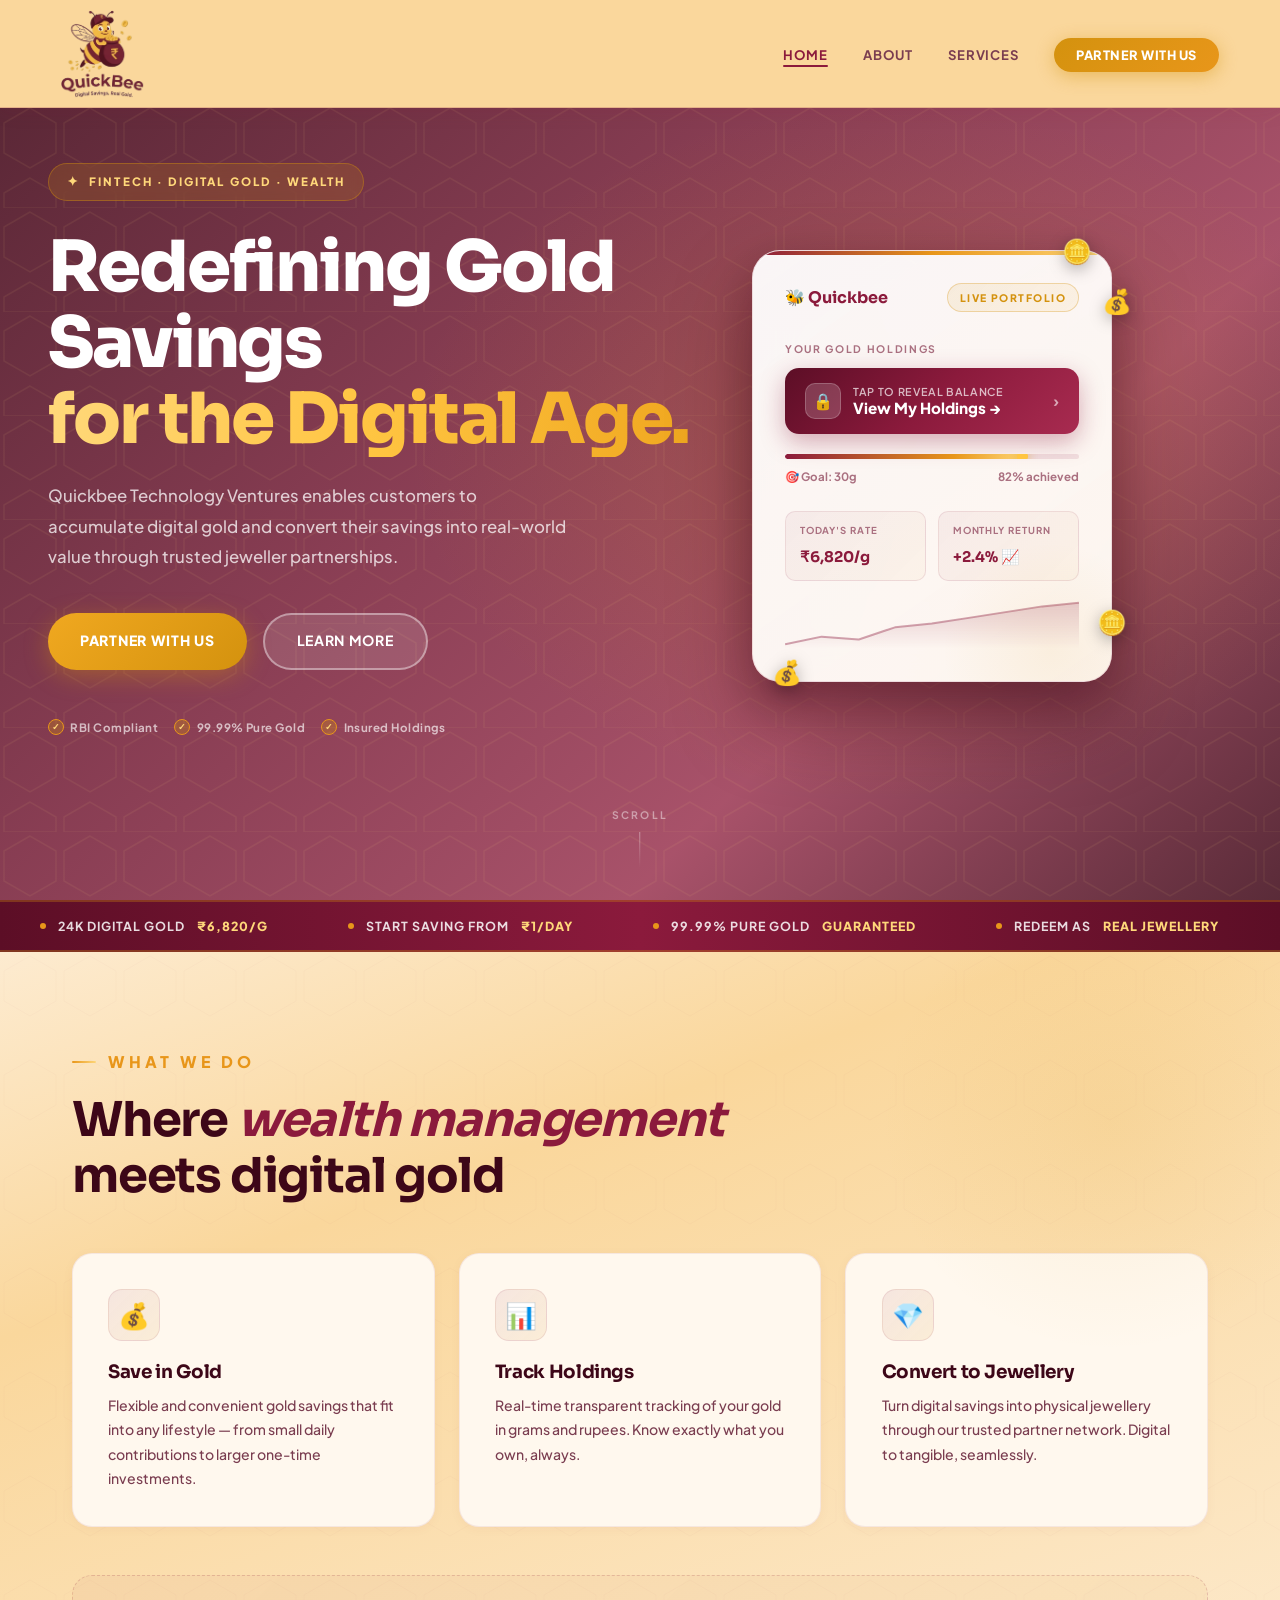
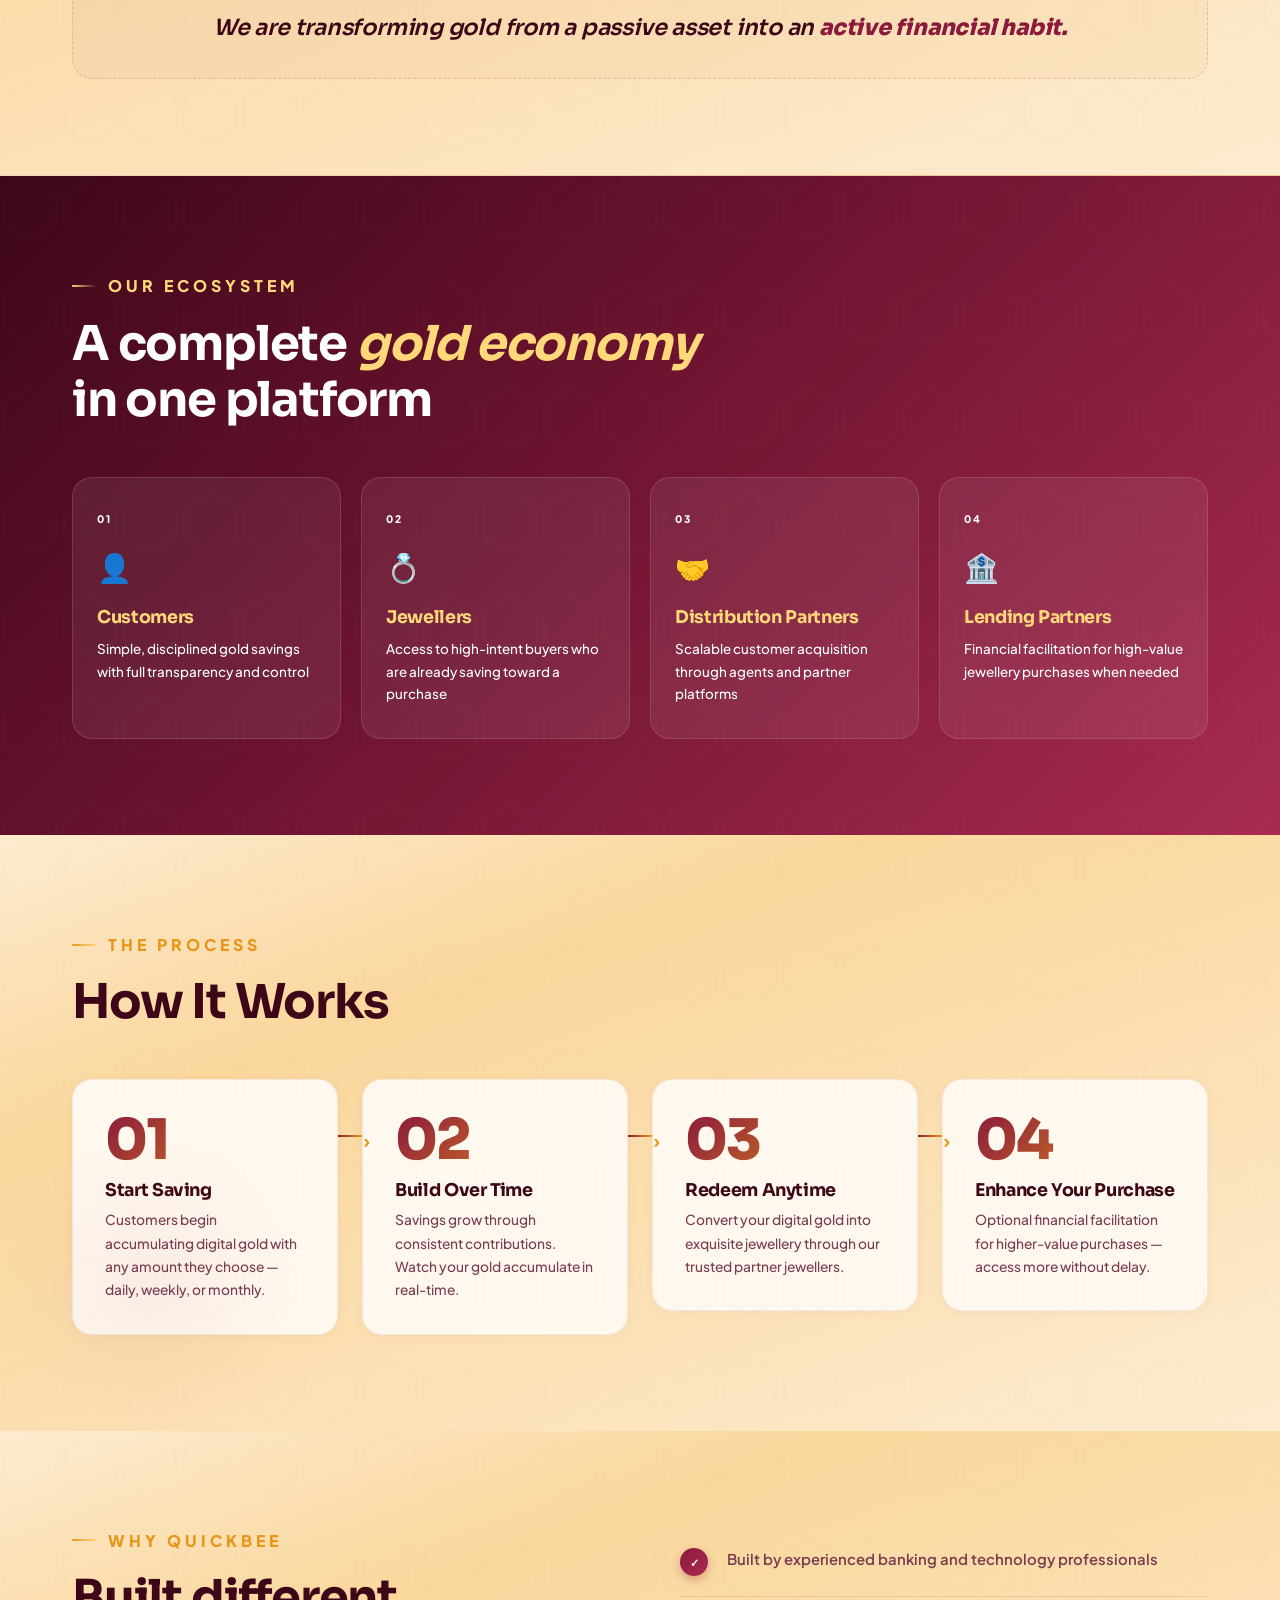
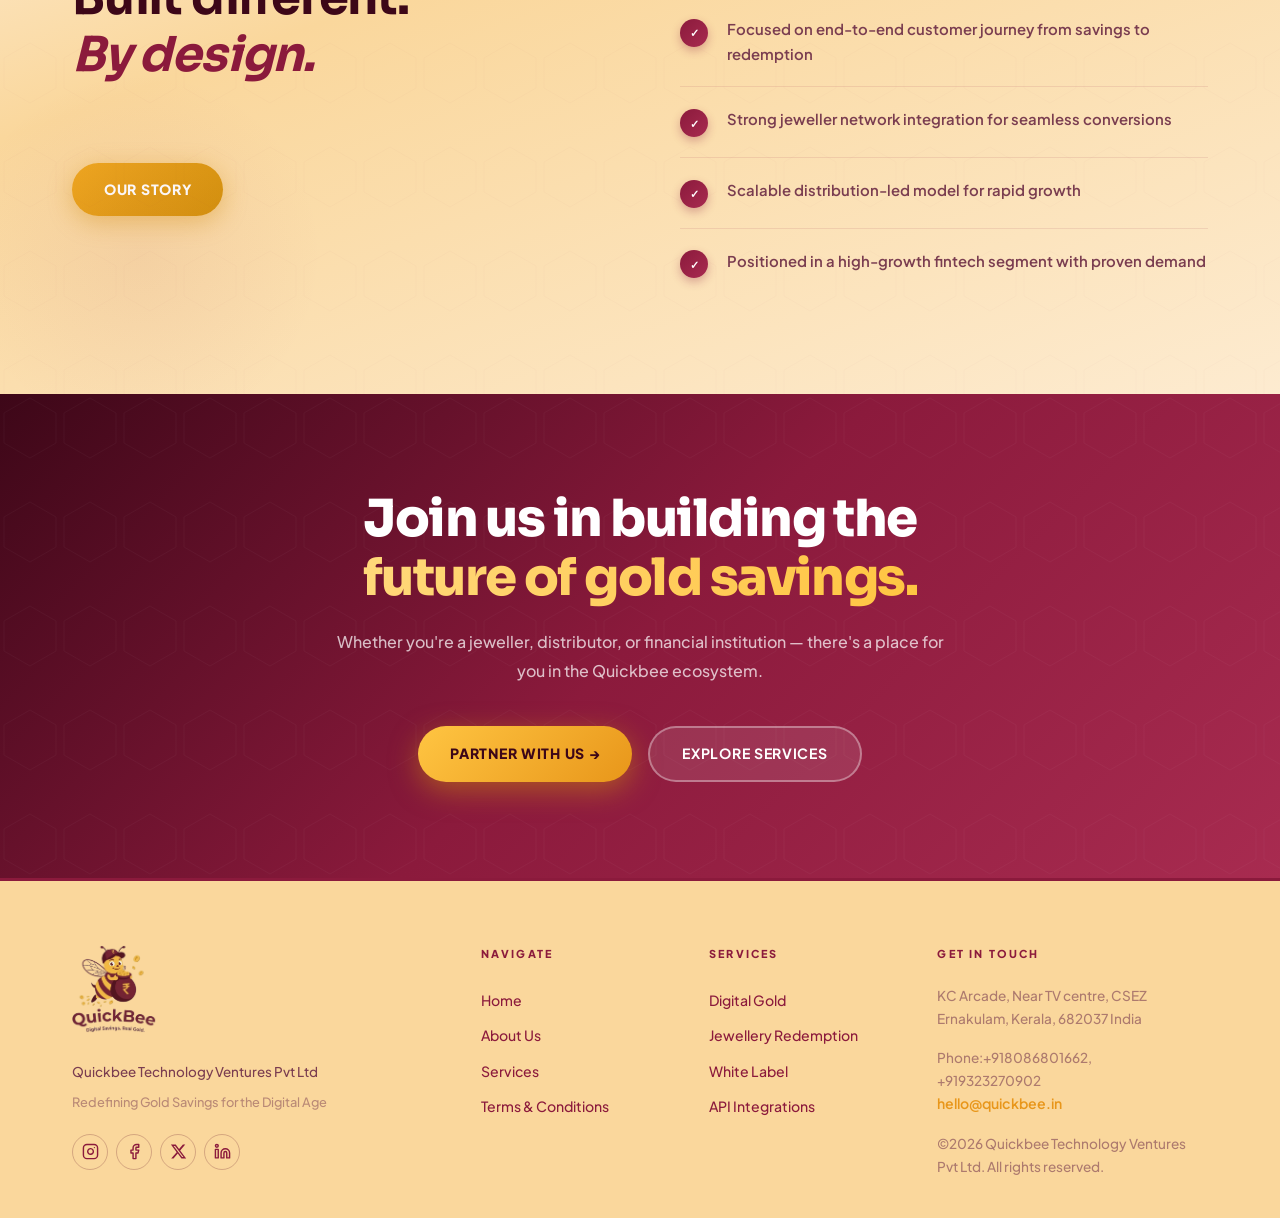
<file: index.html>
<!DOCTYPE html>
<html lang="en">
	<!-- force deploy -->
<head>
  <meta charset="UTF-8" />
  <meta name="viewport" content="width=device-width, initial-scale=1.0" />
  <title>Quickbee — Redefining Gold Savings</title>
  <link rel="stylesheet" href="styles.css" />
  <link rel="preconnect" href="https://fonts.googleapis.com">
  <link rel="preconnect" href="https://fonts.gstatic.com" crossorigin>
  <link href="https://fonts.googleapis.com/css2?family=Sora:wght@400;600;700;800&family=Plus+Jakarta+Sans:ital,wght@0,400;0,500;0,600;0,700;0,800;1,500&display=swap" rel="stylesheet">
</head>
<body>

<!-- NAV -->
<nav class="nav" id="nav">
  <a href="index.html" class="nav-logo">
  <img src="logo.png" alt="Quickbee" class="nav-logo-img">
</a>
  <ul class="nav-links">
    <li><a href="index.html" class="active">Home</a></li>
    <li><a href="about.html">About</a></li>
    <li><a href="services.html">Services</a></li>
    <!--<li><a href="team.html">Team</a></li>-->
    <li><a href="#contact" class="nav-cta">Partner With Us</a></li>
  </ul>
  <button class="hamburger" id="hamburger">
    <span></span><span></span><span></span>
  </button>
</nav>

<!-- HERO -->
<section class="hero">
  <div class="hero-bg"></div>
  <div class="hero-hex"></div>

  <div class="hero-content">
    <div class="hero-badge reveal">Fintech · Digital Gold · Wealth
</div>
    <h1 class="hero-title reveal">
      Redefining Gold Savings<br/>
      <em>for the Digital Age.</em>
    </h1>
    <p class="hero-sub reveal">
      Quickbee Technology Ventures enables customers to accumulate digital gold and convert their savings into real-world value through trusted jeweller partnerships.
    </p>
    <div class="hero-ctas reveal">
      <a href="#contact" class="btn-gold">Partner with us</a>
      <a href="about.html" class="btn-outline">Learn more</a>
    </div>
    <div class="hero-trust reveal">
      <div class="trust-badge"><span class="dot">✓</span> RBI Compliant</div>
      <div class="trust-badge"><span class="dot">✓</span> 99.99% Pure Gold</div>
      <div class="trust-badge"><span class="dot">✓</span> Insured Holdings</div>
    </div>
   <!-- <div class="hero-stats reveal">
      <div class="stat">
        <span class="stat-num">10,000+</span>
        <span class="stat-label">Active Savers</span>
      </div>
      <div class="stat-divider"></div>
      <div class="stat">
        <span class="stat-num">₹1/day</span>
        <span class="stat-label">Min. Savings</span>
      </div>
      <div class="stat-divider"></div>
      <div class="stat">
        <span class="stat-num">500+</span>
        <span class="stat-label">Jeweller Partners</span>
      </div>
    </div>-->
  </div>

  <div class="hero-visual reveal">
    <span class="coin coin-1">🪙</span>
    <span class="coin coin-2">💰</span>
    <span class="coin coin-3">🪙</span>
    <span class="coin coin-4">💰</span>
    <div class="gold-card">
      <div class="gc-header">
        <span class="gc-logo">🐝 Quickbee</span>
        <span class="gc-tag">Live Portfolio</span>
      </div>
      <div class="gc-amount">
        <span class="gc-label">Your Gold Holdings</span>
        <button class="gc-view-btn" onclick="document.getElementById('loginModal').classList.add('active')">
          <div class="gc-view-icon">🔒</div>
          <div class="gc-view-text">
            <span>Tap to reveal balance</span>
            <span>View My Holdings →</span>
          </div>
          <span class="gc-view-arrow">›</span>
        </button>
      </div>
      <div class="gc-bar"><div class="gc-progress"></div></div>
      <div class="gc-footer">
        <span>🎯 Goal: 30g</span>
        <span>82% achieved</span>
      </div>
      <div class="gc-mini-stats">
        <div class="gc-mini-stat">
          <span class="gc-mini-label">Today's Rate</span>
          <span class="gc-mini-value">₹6,820/g</span>
        </div>
        <div class="gc-mini-stat">
          <span class="gc-mini-label">Monthly Return</span>
          <span class="gc-mini-value">+2.4% 📈</span>
        </div>
      </div>
      <div class="gc-sparkline">
        <svg viewBox="0 0 200 55" preserveAspectRatio="none">
          <defs>
            <linearGradient id="sparkGrad" x1="0" x2="0" y1="0" y2="1">
              <stop offset="0%" stop-color="rgba(139,26,60,0.3)"/>
              <stop offset="100%" stop-color="rgba(139,26,60,0)"/>
            </linearGradient>
          </defs>
          <polyline points="0,50 25,42 50,45 75,32 100,28 125,22 150,16 175,10 200,6" fill="none" stroke="rgba(139,26,60,0.6)" stroke-width="2" stroke-linejoin="round"/>
          <polyline points="0,55 0,50 25,42 50,45 75,32 100,28 125,22 150,16 175,10 200,6 200,55" fill="url(#sparkGrad)"/>
        </svg>
      </div>
    </div>
  </div>

  <!-- LOGIN MODAL -->
  <div class="login-modal-overlay" id="loginModal" onclick="if(event.target===this) this.classList.remove('active')">
    <div class="login-modal">
      <button class="login-modal-close" onclick="document.getElementById('loginModal').classList.remove('active')">✕</button>
      <div class="login-modal-icon">🐝</div>
      <h3>Welcome Back!</h3>
      <p>Please log in to your Quickbee account to view your gold holdings and savings progress.</p>
      <button class="login-modal-btn">Login to Continue</button>
      <p class="login-modal-sub">New here? <a href="#">Create a free account →</a></p>
    </div>
  </div>

  <div class="scroll-hint">
    <span>Scroll</span>
    <div class="scroll-line"></div>
  </div>
</section>

<!-- TICKER STRIP -->
<div class="ticker-strip">
  <div class="ticker-inner">
    <div class="ticker-item"><span class="ticker-dot"></span> 24K Digital Gold <span class="ticker-gold">₹6,820/g</span></div>
    <div class="ticker-item"><span class="ticker-dot"></span> Start Saving from <span class="ticker-gold">₹1/day</span></div>
    <div class="ticker-item"><span class="ticker-dot"></span> 99.99% Pure Gold <span class="ticker-gold">Guaranteed</span></div>
    <div class="ticker-item"><span class="ticker-dot"></span> Redeem as <span class="ticker-gold">Real Jewellery</span></div>
    <div class="ticker-item"><span class="ticker-dot"></span> 500+ Jeweller Partners <span class="ticker-gold">Across India</span></div>
    <div class="ticker-item"><span class="ticker-dot"></span> Monthly Returns <span class="ticker-gold">+2.4%</span></div>
    <div class="ticker-item"><span class="ticker-dot"></span> 24K Digital Gold <span class="ticker-gold">₹6,820/g</span></div>
    <div class="ticker-item"><span class="ticker-dot"></span> Start Saving from <span class="ticker-gold">₹1/day</span></div>
    <div class="ticker-item"><span class="ticker-dot"></span> 99.99% Pure Gold <span class="ticker-gold">Guaranteed</span></div>
    <div class="ticker-item"><span class="ticker-dot"></span> Redeem as <span class="ticker-gold">Real Jewellery</span></div>
    <div class="ticker-item"><span class="ticker-dot"></span> 500+ Jeweller Partners <span class="ticker-gold">Across India</span></div>
    <div class="ticker-item"><span class="ticker-dot"></span> Monthly Returns <span class="ticker-gold">+2.4%</span></div>
  </div>
</div>

<!-- WHAT WE DO -->
<section class="what-we-do section-pad">
  <div class="container">
    <div class="section-label reveal">What We Do</div>
    <h2 class="section-title reveal">
      Where <em>wealth management</em><br/>meets digital gold
    </h2>
    <div class="wwd-grid">
      <div class="wwd-card reveal" style="--delay:0.1s">
        <div class="wwd-icon">💰</div>
        <h3>Save in Gold</h3>
        <p>Flexible and convenient gold savings that fit into any lifestyle — from small daily contributions to larger one-time investments.</p>
      </div>
      <div class="wwd-card reveal" style="--delay:0.2s">

        <div class="wwd-icon">📊</div>
        <h3>Track Holdings</h3>
        <p>Real-time transparent tracking of your gold in grams and rupees. Know exactly what you own, always.</p>
      </div>
      <div class="wwd-card reveal" style="--delay:0.3s">

        <div class="wwd-icon">💎</div>
        <h3>Convert to Jewellery</h3>
        <p>Turn digital savings into physical jewellery through our trusted partner network. Digital to tangible, seamlessly.</p>
      </div>
    </div>
    <div class="wwd-statement reveal">
      <p>We are transforming gold from a passive asset into an <strong>active financial habit.</strong></p>
    </div>
  </div>
</section>

<!-- NUMBERS -->
<!--<section class="numbers-section">
  <div class="container">
    <div class="numbers-grid">
      <div class="number-item reveal">
        <div class="number-value">10K+</div>
        <div class="number-label">Active Savers</div>
      </div>
      <div class="number-item reveal" style="--delay:0.1s">
        <div class="number-value">₹50Cr+</div>
        <div class="number-label">Gold Saved</div>
      </div>
      <div class="number-item reveal" style="--delay:0.2s">
        <div class="number-value">500+</div>
        <div class="number-label">Jeweller Partners</div>
      </div>
      <div class="number-item reveal" style="--delay:0.3s">
        <div class="number-value">99.99%</div>
        <div class="number-label">Gold Purity</div>
      </div>
    </div>
  </div>
</section>-->


<!-- ECOSYSTEM -->
<section class="ecosystem">
  <div class="container">
    <div class="section-label reveal" >Our Ecosystem</div>
    <h2 class="section-title reveal" style="color: #fff">
      A complete <em>gold economy</em><br/>in one platform
    </h2>
    <div class="eco-grid">
      <div class="eco-card reveal" style="--delay:0.05s">
        <div class="eco-num">01</div>
        <div class="eco-icon">👤</div>
        <h3>Customers</h3>
        <p>Simple, disciplined gold savings with full transparency and control</p>
      </div>
      <div class="eco-card reveal" style="--delay:0.15s">
        <div class="eco-num">02</div>
        <div class="eco-icon">💍</div>
        <h3>Jewellers</h3>
        <p>Access to high-intent buyers who are already saving toward a purchase</p>
      </div>
      <div class="eco-card reveal" style="--delay:0.25s">
        <div class="eco-num">03</div>
        <div class="eco-icon">🤝</div>
        <h3>Distribution Partners</h3>
        <p>Scalable customer acquisition through agents and partner platforms</p>
      </div>
      <div class="eco-card reveal" style="--delay:0.35s">
        <div class="eco-num">04</div>
        <div class="eco-icon">🏦</div>
        <h3>Lending Partners</h3>
        <p>Financial facilitation for high-value jewellery purchases when needed</p>
      </div>
    </div>
  </div>
</section>

<!-- HOW IT WORKS -->
<section class="how-it-works section-pad">
  <div class="container">
    <div class="section-label reveal">The Process</div>
    <h2 class="section-title reveal">How It Works</h2>
    <div class="steps">
      <div class="step reveal" style="--delay:0.0s">
        <div class="step-num">01</div>
        <div class="step-body">
          <h3>Start Saving</h3>
          <p>Customers begin accumulating digital gold with any amount they choose — daily, weekly, or monthly.</p>
        </div>
      </div>
      <div class="step-connector reveal"></div>
      <div class="step reveal" style="--delay:0.15s">
        <div class="step-num">02</div>
        <div class="step-body">
          <h3>Build Over Time</h3>
          <p>Savings grow through consistent contributions. Watch your gold accumulate in real-time.</p>
        </div>
      </div>
      <div class="step-connector reveal"></div>
      <div class="step reveal" style="--delay:0.3s">
        <div class="step-num">03</div>
        <div class="step-body">
          <h3>Redeem Anytime</h3>
          <p>Convert your digital gold into exquisite jewellery through our trusted partner jewellers.</p>
        </div>
      </div>
      <div class="step-connector reveal"></div>
      <div class="step reveal" style="--delay:0.45s">
        <div class="step-num">04</div>
        <div class="step-body">
          <h3>Enhance Your Purchase</h3>
          <p>Optional financial facilitation for higher-value purchases — access more without delay.</p>
        </div>
      </div>
    </div>
  </div>
</section>

<!-- WHY QUICKBEE -->
<section class="why-section section-pad">
  <div class="container why-container">
    <div class="why-left reveal">
      <div class="section-label">Why Quickbee</div>
      <h2 class="section-title">Built different.<br/><em>By design.</em></h2>
      <a href="about.html" class="btn-gold" style="margin-top:2rem; display:inline-block">Our Story</a>
    </div>
    <div class="why-right">
      <div class="why-item reveal" style="--delay:0.05s">
        <div class="why-check">✓</div>
        <p>Built by experienced banking and technology professionals</p>
      </div>
      <div class="why-item reveal" style="--delay:0.1s">
        <div class="why-check">✓</div>
        <p>Focused on end-to-end customer journey from savings to redemption</p>
      </div>
      <div class="why-item reveal" style="--delay:0.15s">
        <div class="why-check">✓</div>
        <p>Strong jeweller network integration for seamless conversions</p>
      </div>
      <div class="why-item reveal" style="--delay:0.2s">
        <div class="why-check">✓</div>
        <p>Scalable distribution-led model for rapid growth</p>
      </div>
      <div class="why-item reveal" style="--delay:0.25s">
        <div class="why-check">✓</div>
        <p>Positioned in a high-growth fintech segment with proven demand</p>
      </div>
    </div>
  </div>
</section>

<!-- CTA BANNER -->
<!-- TESTIMONIALS -->
<!--<section class="testimonials section-pad">
  <div class="container">
    <div class="section-label">What People Say</div>
    <h2 class="section-title">Trusted by savers<br/>across India</h2>
    <div class="testi-grid">
      <div class="testi-card reveal">
        <div class="testi-stars">★★★★★</div>
        <p class="testi-text">"I started saving ₹50 a day and in 8 months I redeemed a beautiful gold chain for my daughter's birthday. Quickbee made it so simple!"</p>
        <div class="testi-author">
          <div class="testi-avatar">PS</div>
          <div>
            <div class="testi-name">Priya Sharma</div>
            <div class="testi-loc">Chennai, Tamil Nadu</div>
          </div>
        </div>
      </div>
      <div class="testi-card reveal" style="--delay:0.1s">
        <div class="testi-stars">★★★★★</div>
        <p class="testi-text">"The jeweller redemption network is fantastic. I walked into a partner store and exchanged my digital gold for a ring on the spot. No hassle at all."</p>
        <div class="testi-author">
          <div class="testi-avatar">RK</div>
          <div>
            <div class="testi-name">Rajan Kumar</div>
            <div class="testi-loc">Kochi, Kerala</div>
          </div>
        </div>
      </div>
      <div class="testi-card reveal" style="--delay:0.2s">
        <div class="testi-stars">★★★★★</div>
        <p class="testi-text">"As a jeweller partner, Quickbee has brought us a whole new generation of customers. The platform is reliable and the team is very supportive."</p>
        <div class="testi-author">
          <div class="testi-avatar">MJ</div>
          <div>
            <div class="testi-name">Meera Jewellers</div>
            <div class="testi-loc">Thrissur, Kerala</div>
          </div>
        </div>
      </div>
    </div>
  </div>
</section>-->


<section class="cta-banner" id="contact">
  <div class="cta-bg">
    <div class="gold-orb orb1"></div>
    <div class="gold-orb orb2"></div>
  </div>
  <div class="container cta-content">
    <h2 class="reveal">Join us in building the<br/><em>future of gold savings.</em></h2>
    <p class="reveal">Whether you're a jeweller, distributor, or financial institution — there's a place for you in the Quickbee ecosystem.</p>
    <div class="cta-actions reveal">
<a
  class="btn-gold"
  target="_self"
  href="mailto:hello@quickbee.in?subject=Partnership%20Enquiry%20-%20Quickbee&body=Hi%20Quickbee%20Team%2C%0A%0AI%20am%20interested%20in%20partnering%20with%20Quickbee.%0A%0AName%3A%20%0AOrganisation%3A%20%0APhone%3A%20%0AType%20of%20Partnership%3A%20%0A%0AThank%20you."
>
  Partner With Us →
</a>      <a href="services.html" class="btn-outline-light">Explore Services</a>
    </div>
  </div>
</section>

<!-- FOOTER -->
<footer class="footer">
  <div class="container footer-grid">
    <div class="footer-brand">
       <a href="index.html" class="nav-logo">
  <img src="logo.png" alt="Quickbee" class="nav-logo-img">
</a>
      <p>Quickbee Technology Ventures Pvt Ltd</p>
      <p style="margin-top:0.5rem; font-size:0.8rem; opacity:0.5">Redefining Gold Savings for the Digital Age</p>
      <div class="footer-social">
        <a href="" target="_blank" rel="noopener" aria-label="Instagram">
          <svg xmlns="http://www.w3.org/2000/svg" width="17" height="17" viewBox="0 0 24 24" fill="none" stroke="currentColor" stroke-width="2" stroke-linecap="round" stroke-linejoin="round"><rect x="2" y="2" width="20" height="20" rx="5" ry="5"/><path d="M16 11.37A4 4 0 1 1 12.63 8 4 4 0 0 1 16 11.37z"/><line x1="17.5" y1="6.5" x2="17.51" y2="6.5"/></svg>
        </a>
        <a href="" target="_blank" rel="noopener" aria-label="Facebook">
          <svg xmlns="http://www.w3.org/2000/svg" width="17" height="17" viewBox="0 0 24 24" fill="none" stroke="currentColor" stroke-width="2" stroke-linecap="round" stroke-linejoin="round"><path d="M18 2h-3a5 5 0 0 0-5 5v3H7v4h3v8h4v-8h3l1-4h-4V7a1 1 0 0 1 1-1h3z"/></svg>
        </a>
        <a href="" target="_blank" rel="noopener" aria-label="X (Twitter)">
          <svg xmlns="http://www.w3.org/2000/svg" width="17" height="17" viewBox="0 0 24 24" fill="currentColor"><path d="M18.244 2.25h3.308l-7.227 8.26 8.502 11.24H16.17l-5.214-6.817L4.99 21.75H1.68l7.73-8.835L1.254 2.25H8.08l4.713 6.231zm-1.161 17.52h1.833L7.084 4.126H5.117z"/></svg>
        </a>
        <a href="" target="_blank" rel="noopener" aria-label="LinkedIn">
          <svg xmlns="http://www.w3.org/2000/svg" width="17" height="17" viewBox="0 0 24 24" fill="none" stroke="currentColor" stroke-width="2" stroke-linecap="round" stroke-linejoin="round"><path d="M16 8a6 6 0 0 1 6 6v7h-4v-7a2 2 0 0 0-2-2 2 2 0 0 0-2 2v7h-4v-7a6 6 0 0 1 6-6z"/><rect x="2" y="9" width="4" height="12"/><circle cx="4" cy="4" r="2"/></svg>
        </a>
       
      </div>
    </div>
    <div class="footer-links">
      <h4>Navigate</h4>
      <a href="index.html">Home</a>
      <a href="about.html">About Us</a>
      <a href="services.html">Services</a>
      <a href="terms.html">Terms &amp; Conditions</a>
      <!-- <a href="team.html">Team</a> -->
    </div>
    <div class="footer-links">
      <h4>Services</h4>
      <a href="services.html">Digital Gold</a>
      <a href="services.html">Jewellery Redemption</a>
      <a href="services.html">White Label</a>
      <a href="services.html">API Integrations</a>
    </div>
    <div class="footer-contact">
      <h4>Get In Touch</h4>
	        <p style="margin-top:1rem; font-size:0.85rem; opacity:0.6">KC Arcade, Near TV centre, CSEZ
Ernakulam, Kerala, 682037
India
</p>
<p style="margin-top:1rem; font-size:0.85rem; opacity:0.6">Phone:+918086801662, <br>
        +919323270902

</p>
      <a href="mailto:hello@quickbee.in">hello@quickbee.in</a>
      <p style="margin-top:1rem; font-size:0.85rem; opacity:0.6">©2026 Quickbee Technology Ventures Pvt Ltd. All rights reserved.</p>
    </div>
  </div>
</footer>

<script src="main.js"></script>
</body>
</html>
</file>
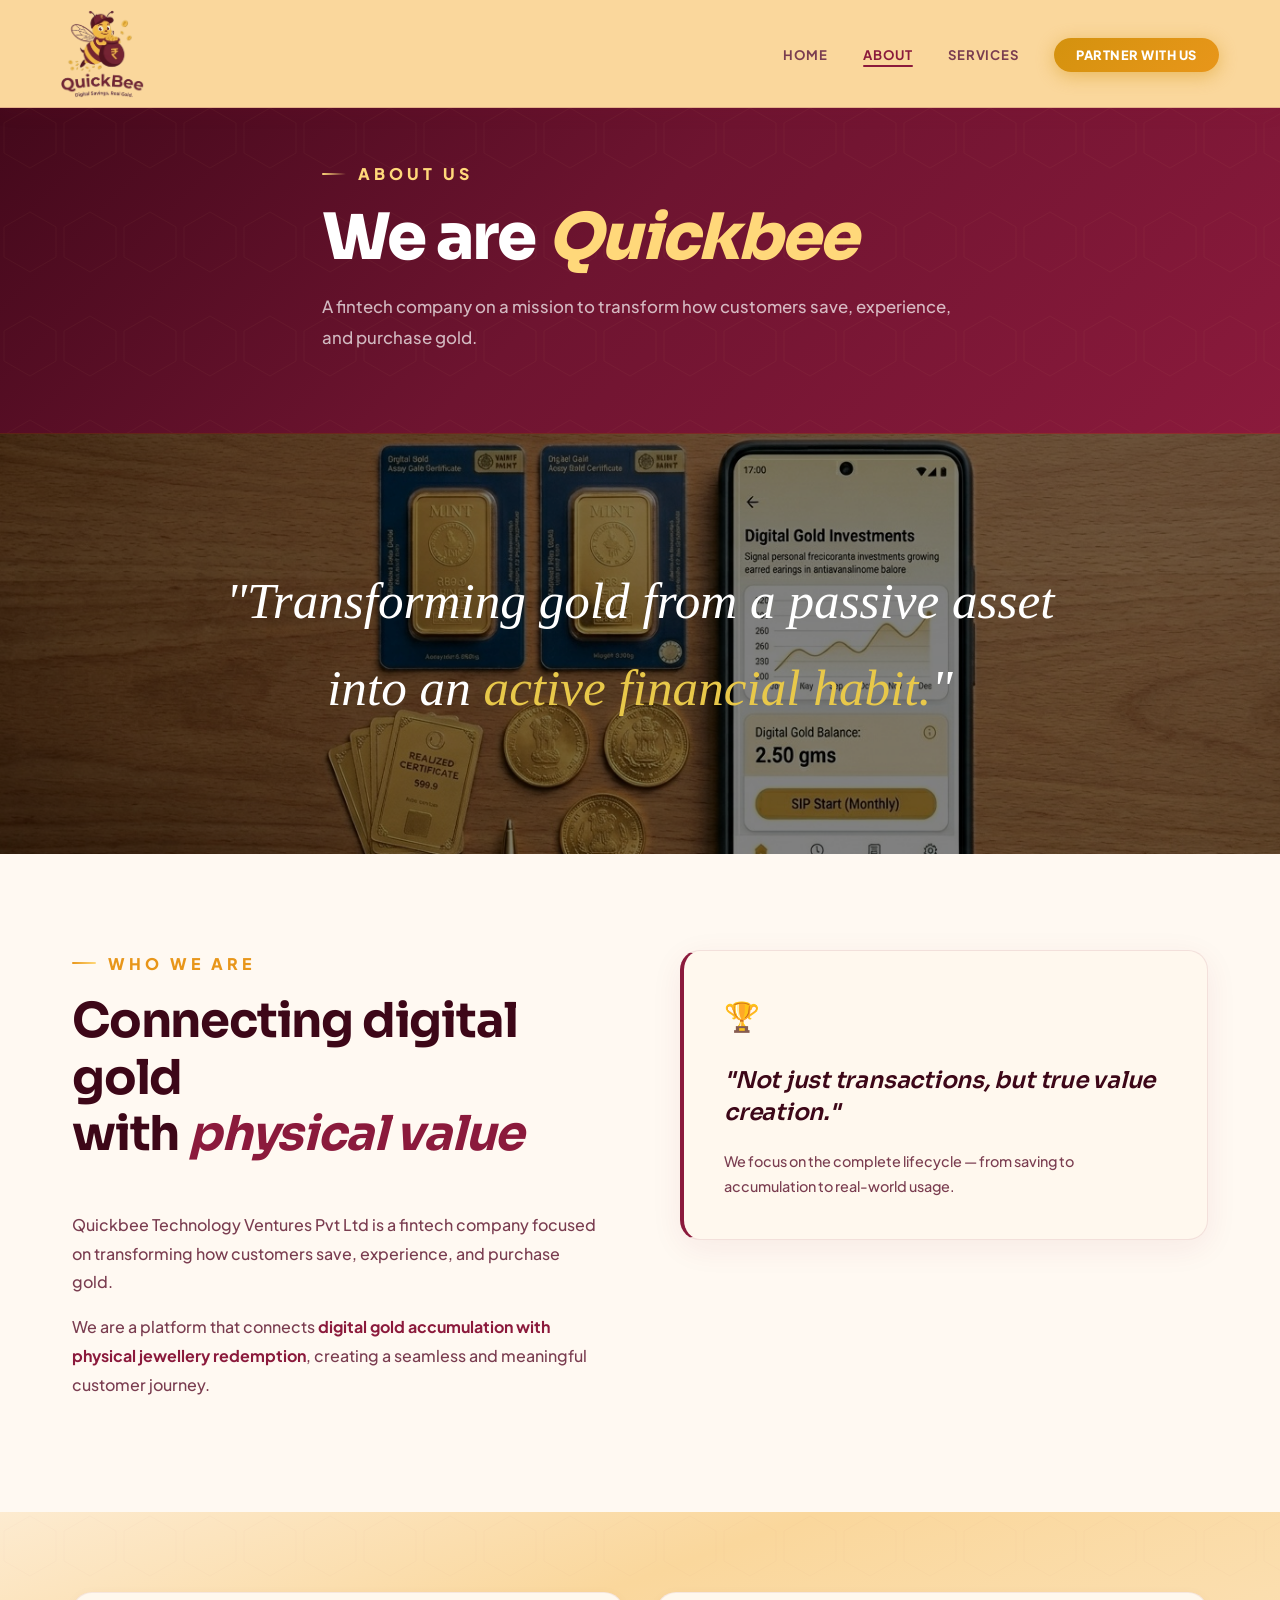
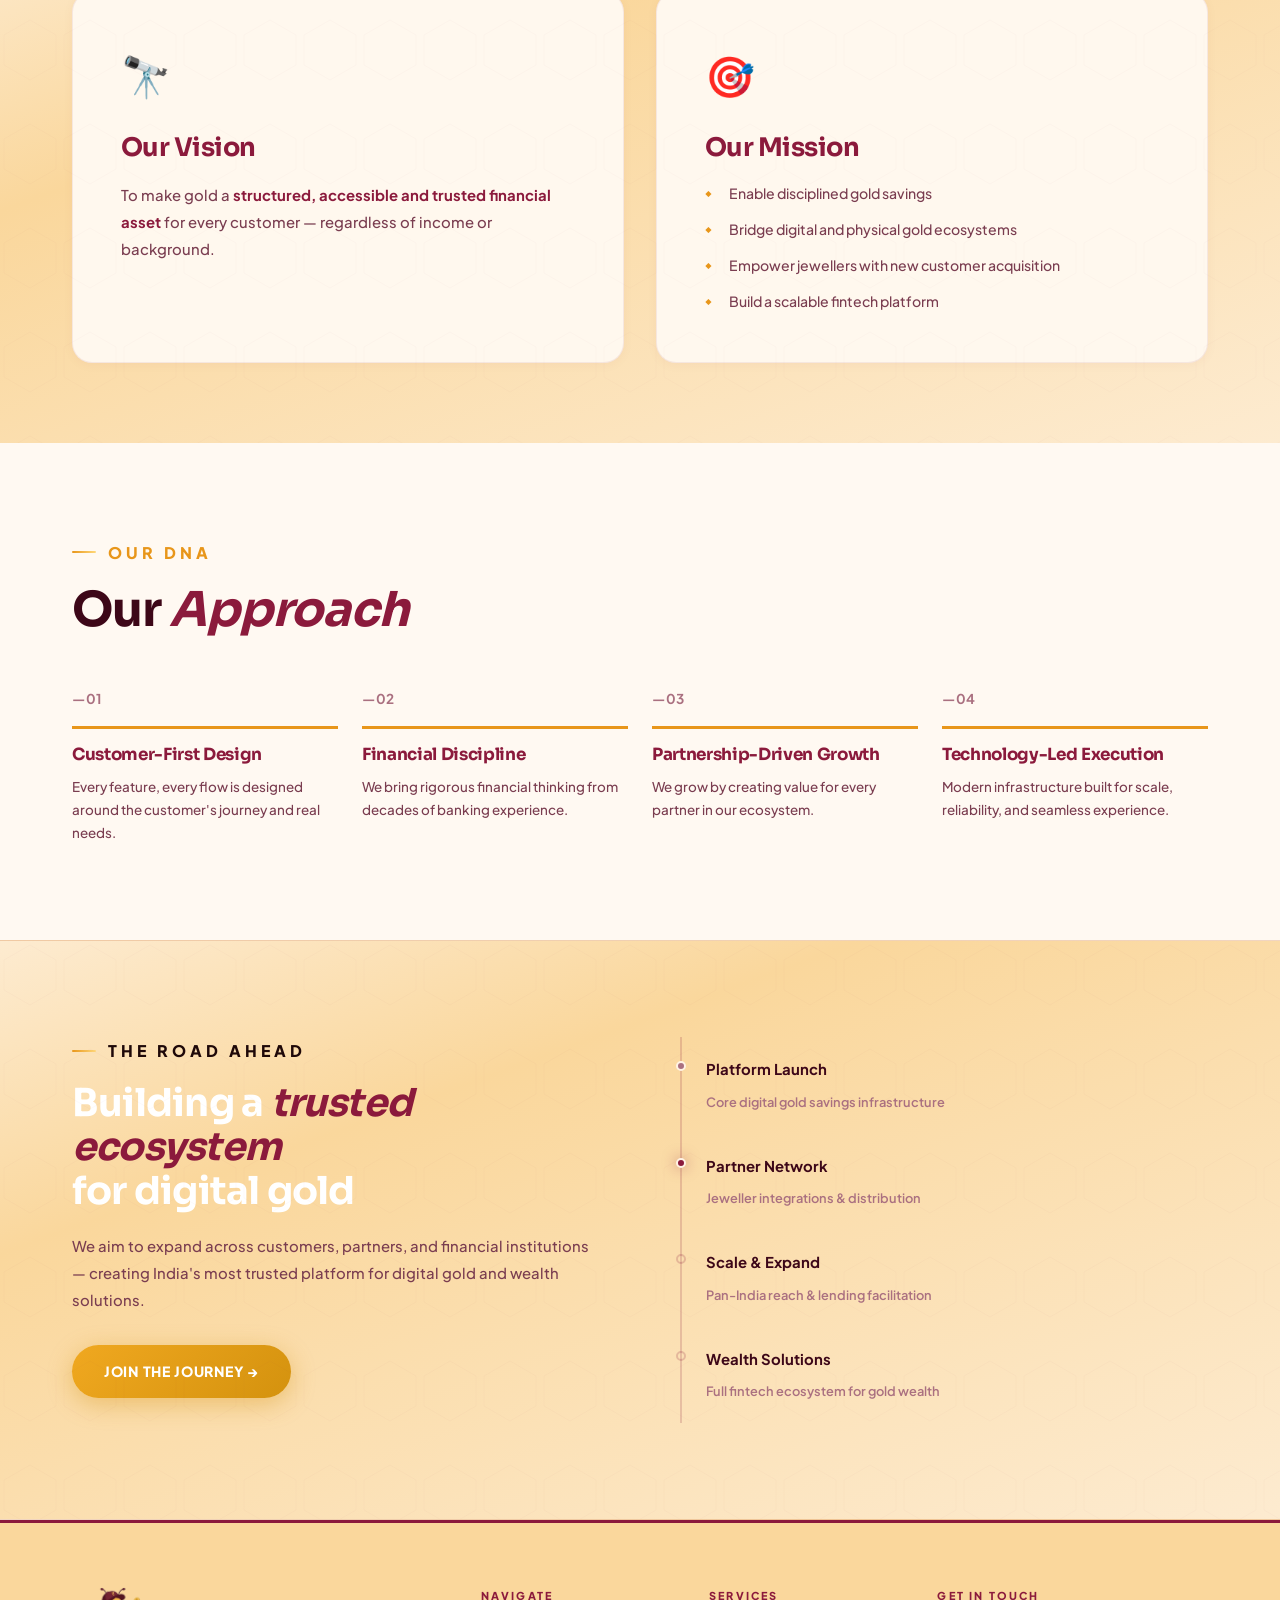
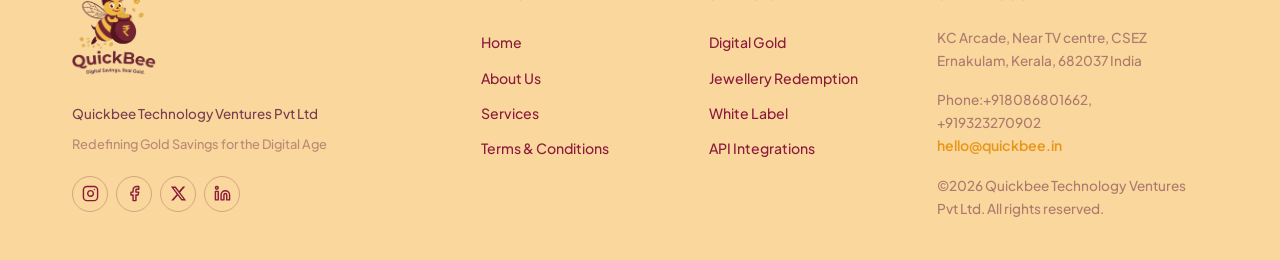
<file: about.html>
<!DOCTYPE html>
<html lang="en">
<head>
  <meta charset="UTF-8" />
  <meta name="viewport" content="width=device-width, initial-scale=1.0" />
  <title>About Us — Quickbee</title>
  <link rel="stylesheet" href="styles.css" />
  <link rel="preconnect" href="https://fonts.googleapis.com">
  <link rel="preconnect" href="https://fonts.gstatic.com" crossorigin>
  <link href="https://fonts.googleapis.com/css2?family=Sora:wght@400;600;700;800&family=Plus+Jakarta+Sans:ital,wght@0,400;0,500;0,600;0,700;0,800;1,500&display=swap" rel="stylesheet">
</head>
<body>

<!-- NAV -->
<nav class="nav" id="nav">
   <a href="index.html" class="nav-logo">
  <img src="logo.png" alt="Quickbee" class="nav-logo-img">
</a>
  <ul class="nav-links">
    <li><a href="index.html">Home</a></li>
    <li><a href="about.html" class="active">About</a></li>
    <li><a href="services.html">Services</a></li>
    <!--<li><a href="team.html">Team</a></li>-->
    <li><a href="index.html#contact" class="nav-cta">Partner With Us</a></li>
  </ul>
  <button class="hamburger" id="hamburger">
    <span></span><span></span><span></span>
  </button>
</nav>

<!-- PAGE HERO -->
<section class="page-hero">
  <div class="page-hero-bg">
    <div class="gold-orb orb1"></div>
    <div class="gold-orb orb2"></div>
  </div>
  <div class="container page-hero-content">
    <div class="section-label reveal" >About Us</div>
    <h1 class="reveal">We are <em>Quickbee</em></h1>
    <p class="reveal">A fintech company on a mission to transform how customers save, experience, and purchase gold.</p>
  </div>
</section>
<div style="width:100%; height:420px; overflow:hidden; position:relative;">
  <img src="about.jpg" 
       alt="Gold bars" 
       style="width:100%; height:100%; object-fit:cover; object-position:center; filter:brightness(0.5);">
  <div style="position:absolute; inset:0; display:flex; align-items:center; justify-content:center; flex-direction:column; gap:1rem;">
    <p style="font-family:'Cormorant Garamond',serif; font-size:clamp(1.8rem,4vw,3.5rem); color:#fff; font-style:italic; text-align:center; padding:0 2rem;">
      "Transforming gold from a passive asset<br/>into an <span style="color:#e8c84a">active financial habit.</span>"
    </p>
  </div>
</div>
<!-- WHO WE ARE -->
<section class="section-pad">
  <div class="container about-intro">
    <div class="about-text reveal">
      <div class="section-label">Who We Are</div>
      <h2 class="section-title">Connecting digital gold<br/>with <em>physical value</em></h2>
      <p>Quickbee Technology Ventures Pvt Ltd is a fintech company focused on transforming how customers save, experience, and purchase gold.</p>
      <p>We are a platform that connects <strong>digital gold accumulation with physical jewellery redemption</strong>, creating a seamless and meaningful customer journey.</p>
    </div>
    <div class="about-highlight reveal">
      <div class="highlight-card">
        <div class="hc-icon">🏆</div>
        <blockquote>"Not just transactions, but true value creation."</blockquote>
        <p>We focus on the complete lifecycle — from saving to accumulation to real-world usage.</p>
      </div>
    </div>
  </div>
</section>

<!-- VISION & MISSION -->
<section class="vm-section">
  <div class="container">
    <div class="vm-grid">
      <div class="vm-card reveal" style="--delay:0.05s">
        <div class="vm-icon">🔭</div>
        <h3>Our Vision</h3>
        <p>To make gold a <strong>structured, accessible and trusted financial asset</strong> for every customer — regardless of income or background.</p>
      </div>
      <div class="vm-card mission reveal" style="--delay:0.2s">
        <div class="vm-icon">🎯</div>
        <h3>Our Mission</h3>
        <ul class="vm-list">
          <li>Enable disciplined gold savings</li>
          <li>Bridge digital and physical gold ecosystems</li>
          <li>Empower jewellers with new customer acquisition</li>
          <li>Build a scalable fintech platform</li>
        </ul>
      </div>
    </div>
  </div>
</section>

<!-- APPROACH -->
<section class="section-pad">
  <div class="container">
    <div class="section-label reveal">Our DNA</div>
    <h2 class="section-title reveal">Our <em>Approach</em></h2>
    <div class="approach-grid">
      <div class="approach-item reveal" style="--delay:0.05s">
        <div class="approach-num">—01</div>
        <h3>Customer-First Design</h3>
        <p>Every feature, every flow is designed around the customer's journey and real needs.</p>
      </div>
      <div class="approach-item reveal" style="--delay:0.15s">
        <div class="approach-num">—02</div>
        <h3>Financial Discipline</h3>
        <p>We bring rigorous financial thinking from decades of banking experience.</p>
      </div>
      <div class="approach-item reveal" style="--delay:0.25s">
        <div class="approach-num">—03</div>
        <h3>Partnership-Driven Growth</h3>
        <p>We grow by creating value for every partner in our ecosystem.</p>
      </div>
      <div class="approach-item reveal" style="--delay:0.35s">
        <div class="approach-num">—04</div>
        <h3>Technology-Led Execution</h3>
        <p>Modern infrastructure built for scale, reliability, and seamless experience.</p>
      </div>
    </div>
  </div>
</section>

<!-- ROAD AHEAD -->
<section class="road-ahead">
  <div class="container road-content">
    <div class="road-text reveal">
      <div class="section-label" style="color:var(--gold-light)">The Road Ahead</div>
      <h2 style="color:#fff">Building a <em>trusted ecosystem</em><br/>for digital gold</h2>
      <p>We aim to expand across customers, partners, and financial institutions — creating India's most trusted platform for digital gold and wealth solutions.</p>
      <a href="index.html#contact" class="btn-gold" style="margin-top:2rem; display:inline-block">Join the Journey →</a>
    </div>
    <div class="road-visual reveal">
      <div class="timeline">
        <div class="tl-item">
          <div class="tl-dot"></div>
          <div class="tl-text">
            <strong>Platform Launch</strong>
            <span>Core digital gold savings infrastructure</span>
          </div>
        </div>
        <div class="tl-item">
          <div class="tl-dot active"></div>
          <div class="tl-text">
            <strong>Partner Network</strong>
            <span>Jeweller integrations & distribution</span>
          </div>
        </div>
        <div class="tl-item">
          <div class="tl-dot upcoming"></div>
          <div class="tl-text">
            <strong>Scale & Expand</strong>
            <span>Pan-India reach & lending facilitation</span>
          </div>
        </div>
        <div class="tl-item">
          <div class="tl-dot upcoming"></div>
          <div class="tl-text">
            <strong>Wealth Solutions</strong>
            <span>Full fintech ecosystem for gold wealth</span>
          </div>
        </div>
      </div>
    </div>
  </div>
</section>

<!-- FOOTER -->
<footer class="footer">
  <div class="container footer-grid">
    <div class="footer-brand">
       <a href="index.html" class="nav-logo">
  <img src="logo.png" alt="Quickbee" class="nav-logo-img">
</a>
      <p>Quickbee Technology Ventures Pvt Ltd</p>
      <p style="margin-top:0.5rem; font-size:0.8rem; opacity:0.5">Redefining Gold Savings for the Digital Age</p>
	   <div class="footer-social">
        <a href="" target="_blank" rel="noopener" aria-label="Instagram">
          <svg xmlns="http://www.w3.org/2000/svg" width="17" height="17" viewBox="0 0 24 24" fill="none" stroke="currentColor" stroke-width="2" stroke-linecap="round" stroke-linejoin="round"><rect x="2" y="2" width="20" height="20" rx="5" ry="5"/><path d="M16 11.37A4 4 0 1 1 12.63 8 4 4 0 0 1 16 11.37z"/><line x1="17.5" y1="6.5" x2="17.51" y2="6.5"/></svg>
        </a>
        <a href="" target="_blank" rel="noopener" aria-label="Facebook">
          <svg xmlns="http://www.w3.org/2000/svg" width="17" height="17" viewBox="0 0 24 24" fill="none" stroke="currentColor" stroke-width="2" stroke-linecap="round" stroke-linejoin="round"><path d="M18 2h-3a5 5 0 0 0-5 5v3H7v4h3v8h4v-8h3l1-4h-4V7a1 1 0 0 1 1-1h3z"/></svg>
        </a>
        <a href="" target="_blank" rel="noopener" aria-label="X (Twitter)">
          <svg xmlns="http://www.w3.org/2000/svg" width="17" height="17" viewBox="0 0 24 24" fill="currentColor"><path d="M18.244 2.25h3.308l-7.227 8.26 8.502 11.24H16.17l-5.214-6.817L4.99 21.75H1.68l7.73-8.835L1.254 2.25H8.08l4.713 6.231zm-1.161 17.52h1.833L7.084 4.126H5.117z"/></svg>
        </a>
        <a href="" target="_blank" rel="noopener" aria-label="LinkedIn">
          <svg xmlns="http://www.w3.org/2000/svg" width="17" height="17" viewBox="0 0 24 24" fill="none" stroke="currentColor" stroke-width="2" stroke-linecap="round" stroke-linejoin="round"><path d="M16 8a6 6 0 0 1 6 6v7h-4v-7a2 2 0 0 0-2-2 2 2 0 0 0-2 2v7h-4v-7a6 6 0 0 1 6-6z"/><rect x="2" y="9" width="4" height="12"/><circle cx="4" cy="4" r="2"/></svg>
        </a>
       
      </div>
    </div>
    <div class="footer-links">
      <h4>Navigate</h4>
      <a href="index.html">Home</a>
      <a href="about.html">About Us</a> 
      <a href="services.html">Services</a>
      <!--<a href="team.html">Team</a>-->
	        <a href="terms.html">Terms &amp; Conditions</a>

    </div>
    <div class="footer-links">
      <h4>Services</h4>
      <a href="services.html">Digital Gold</a>
      <a href="services.html">Jewellery Redemption</a>
      <a href="services.html">White Label</a>
      <a href="services.html">API Integrations</a>
    </div>
   <div class="footer-contact">
      <h4>Get In Touch</h4>
	        <p style="margin-top:1rem; font-size:0.85rem; opacity:0.6">KC Arcade, Near TV centre, CSEZ
Ernakulam, Kerala, 682037
India
</p>
<p style="margin-top:1rem; font-size:0.85rem; opacity:0.6">Phone:+918086801662, <br>
        +919323270902

</p>
      <a href="mailto:hello@quickbee.in">hello@quickbee.in</a>
      <p style="margin-top:1rem; font-size:0.85rem; opacity:0.6">©2026 Quickbee Technology Ventures Pvt Ltd. All rights reserved.</p>
    </div>
  </div>
</footer>

<script src="main.js"></script>
</body>
</html>
</file>
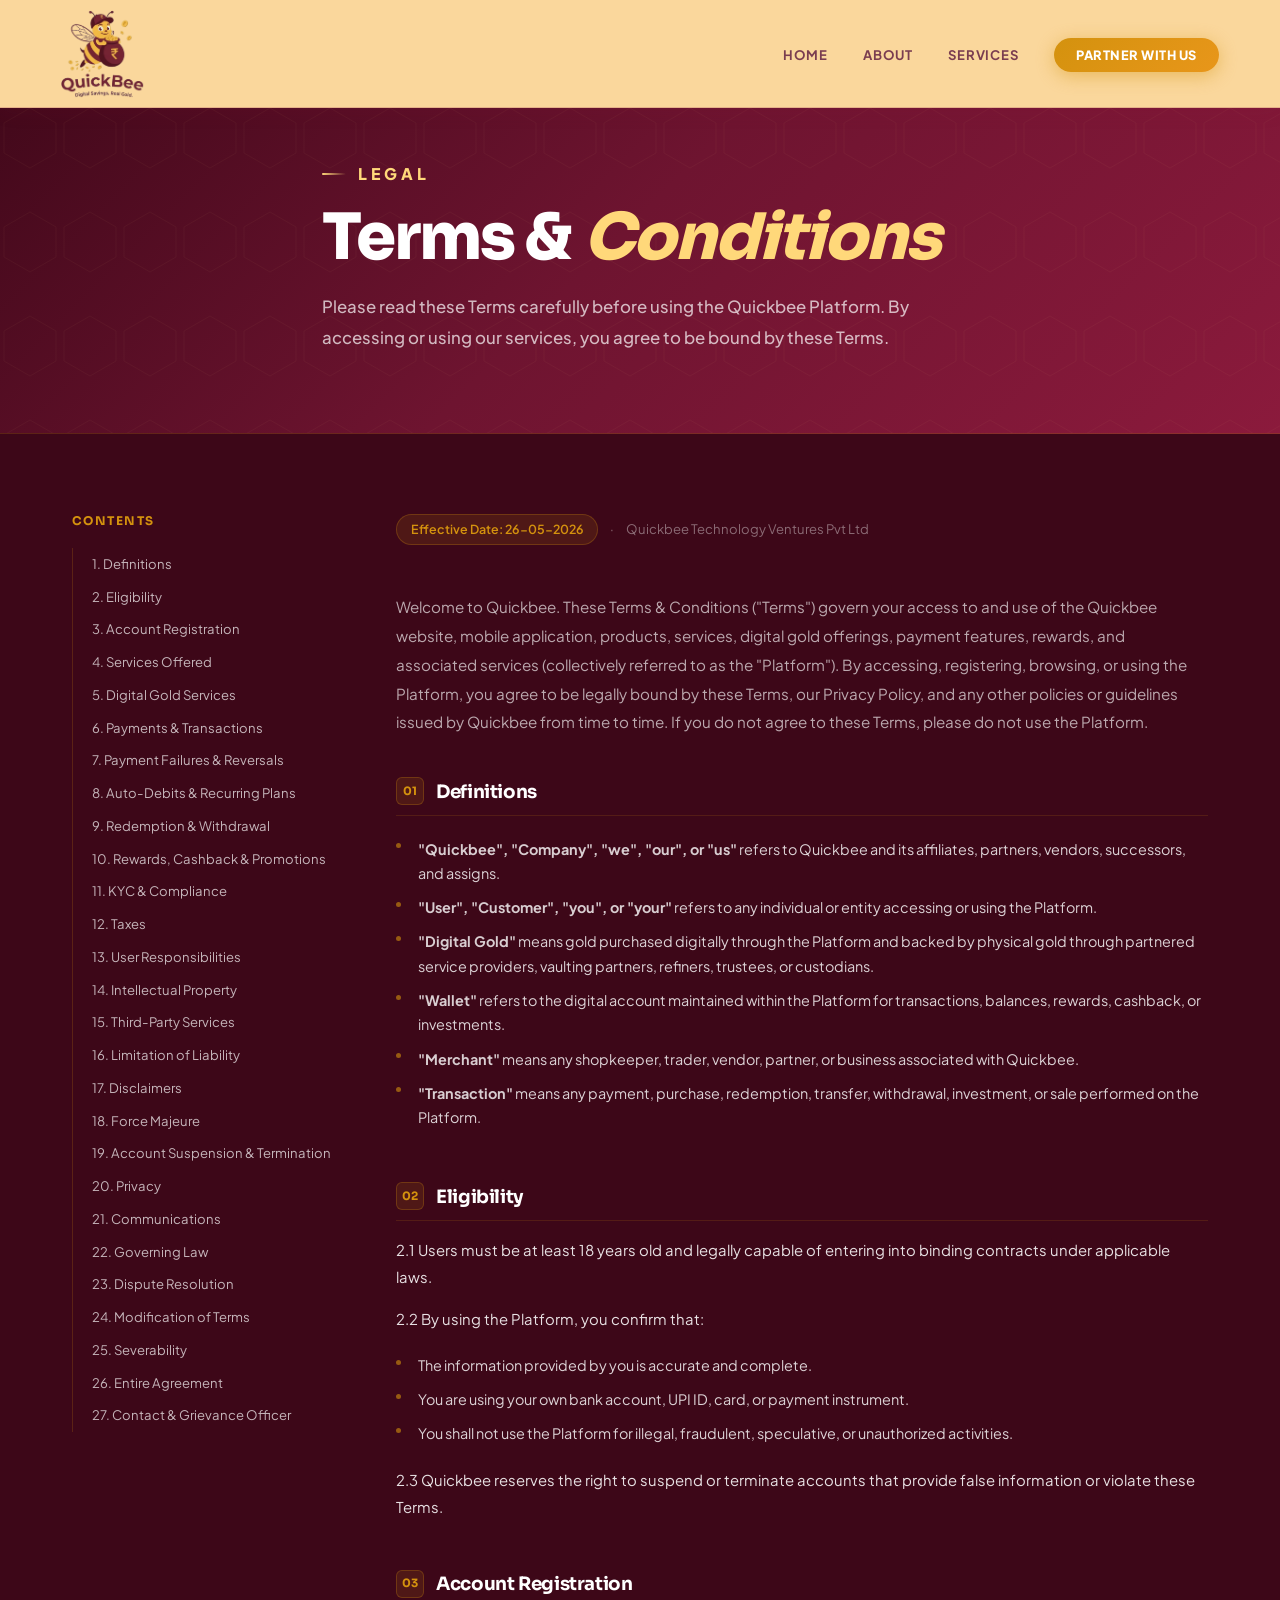
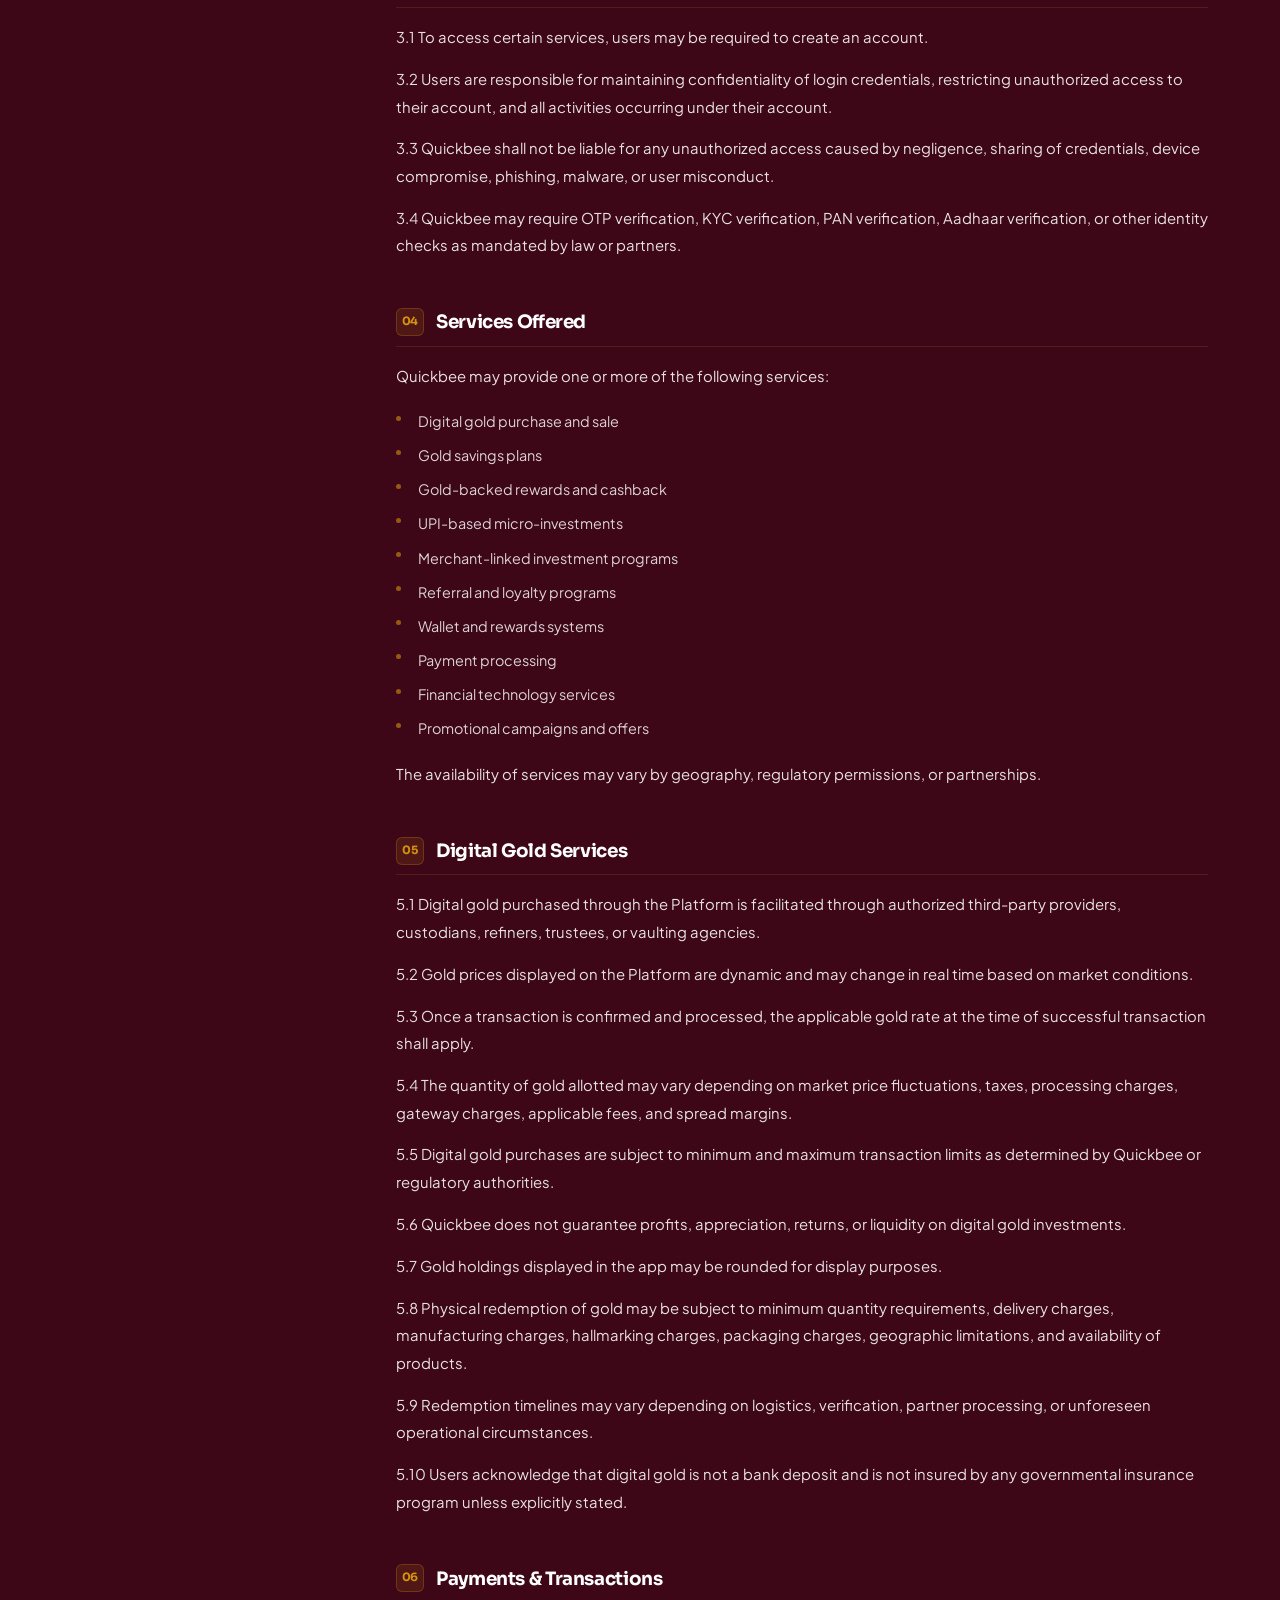
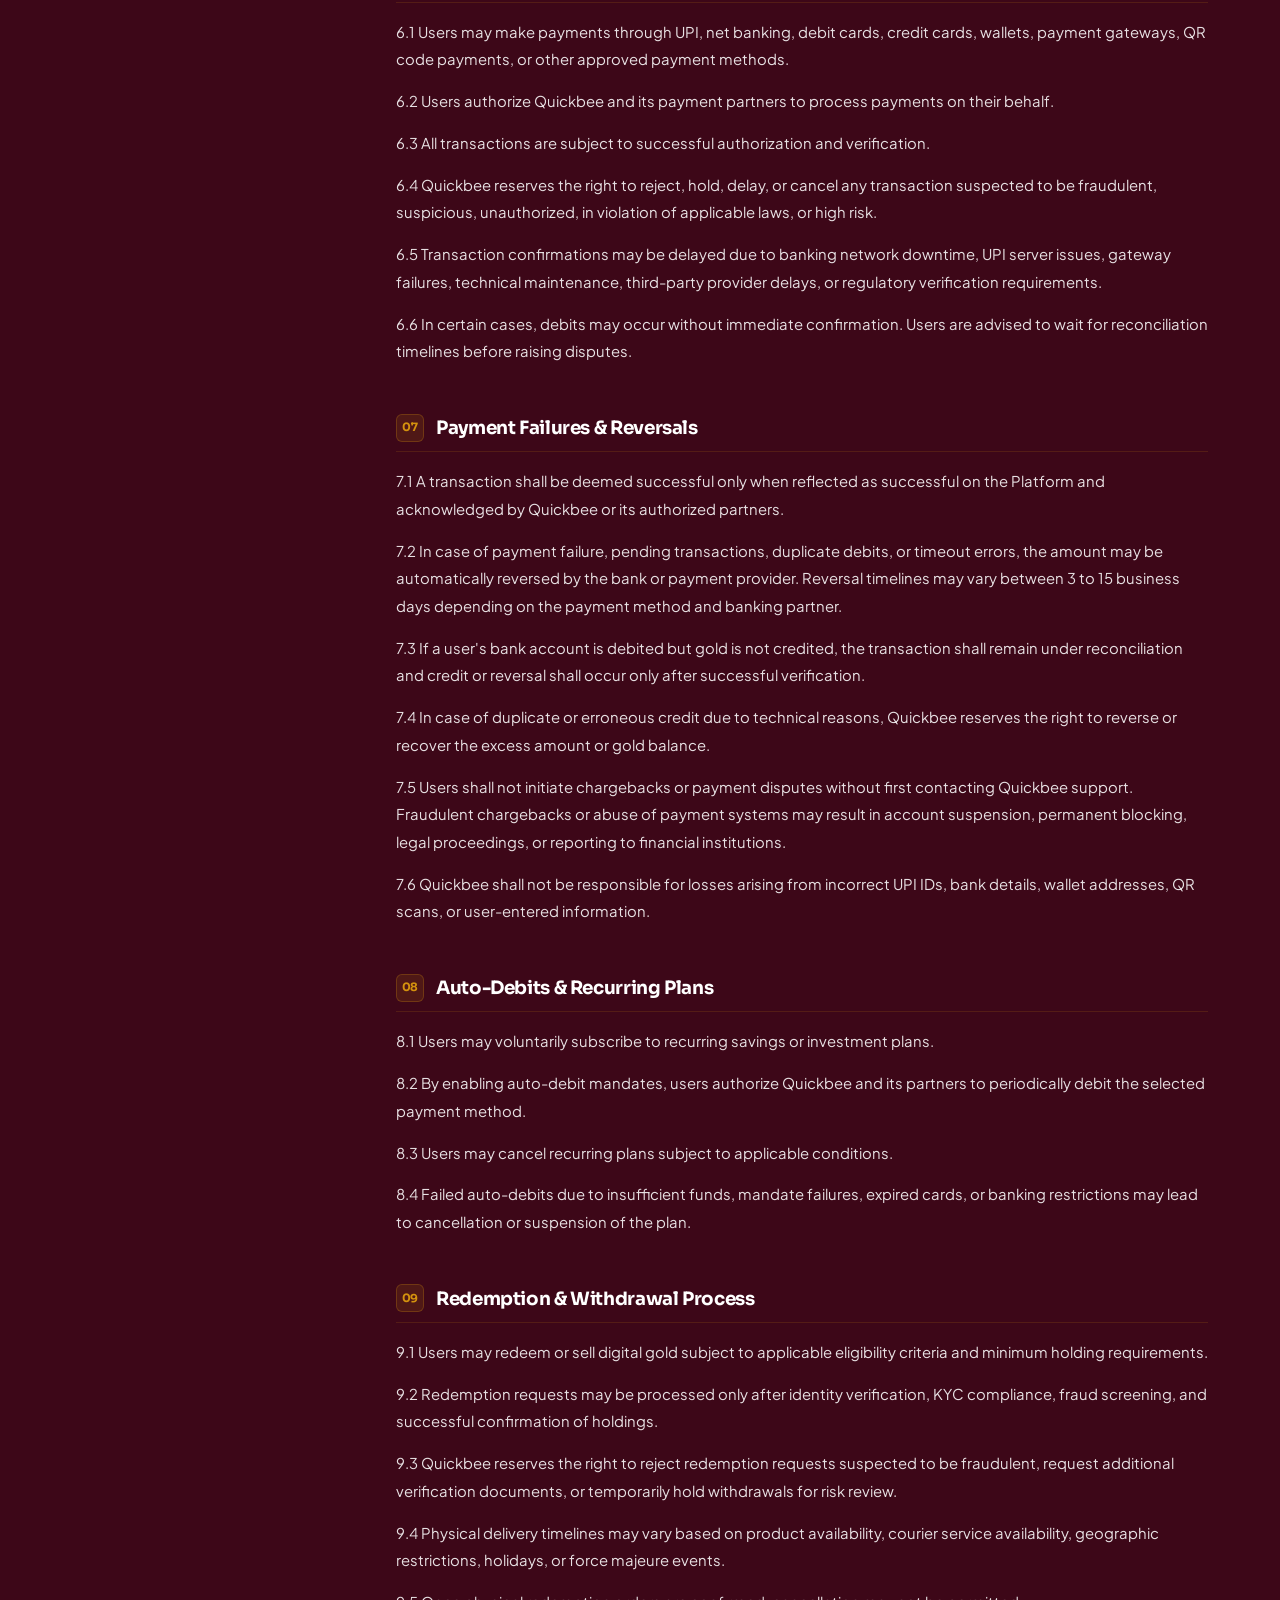
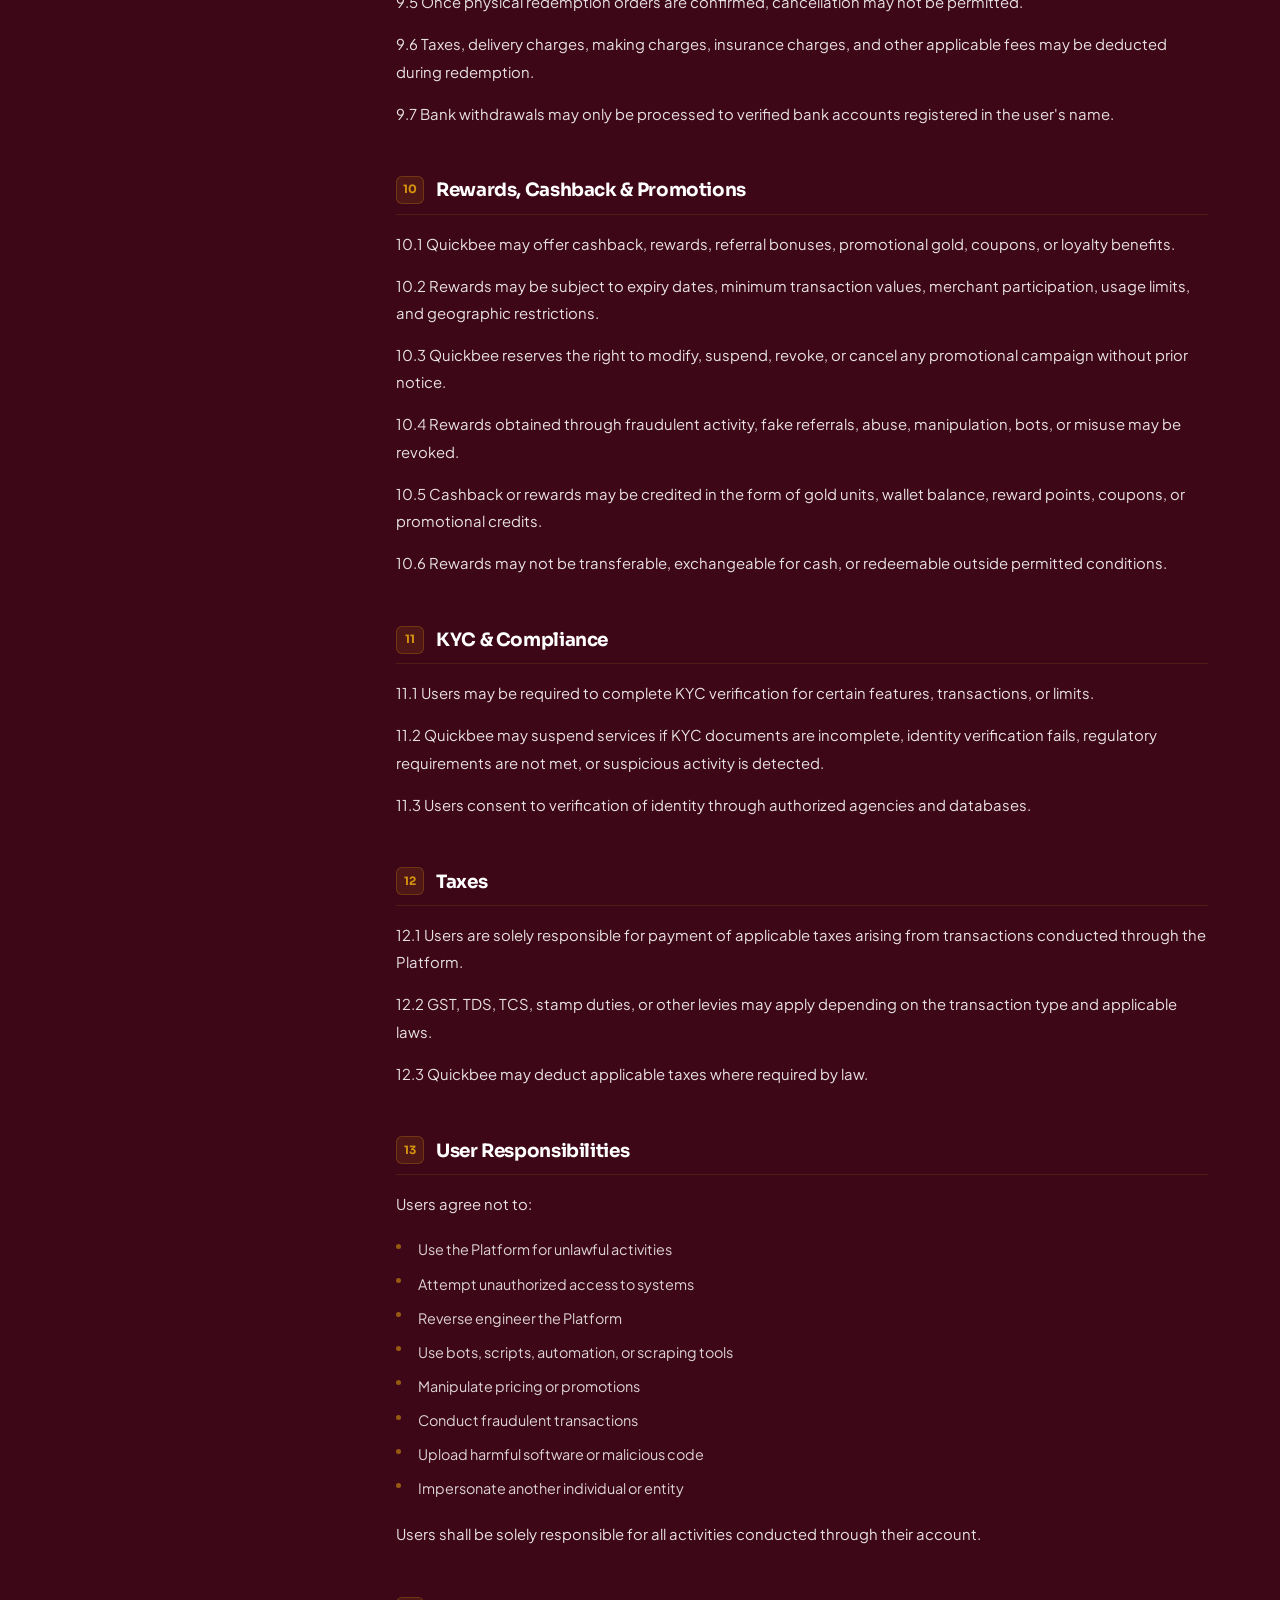
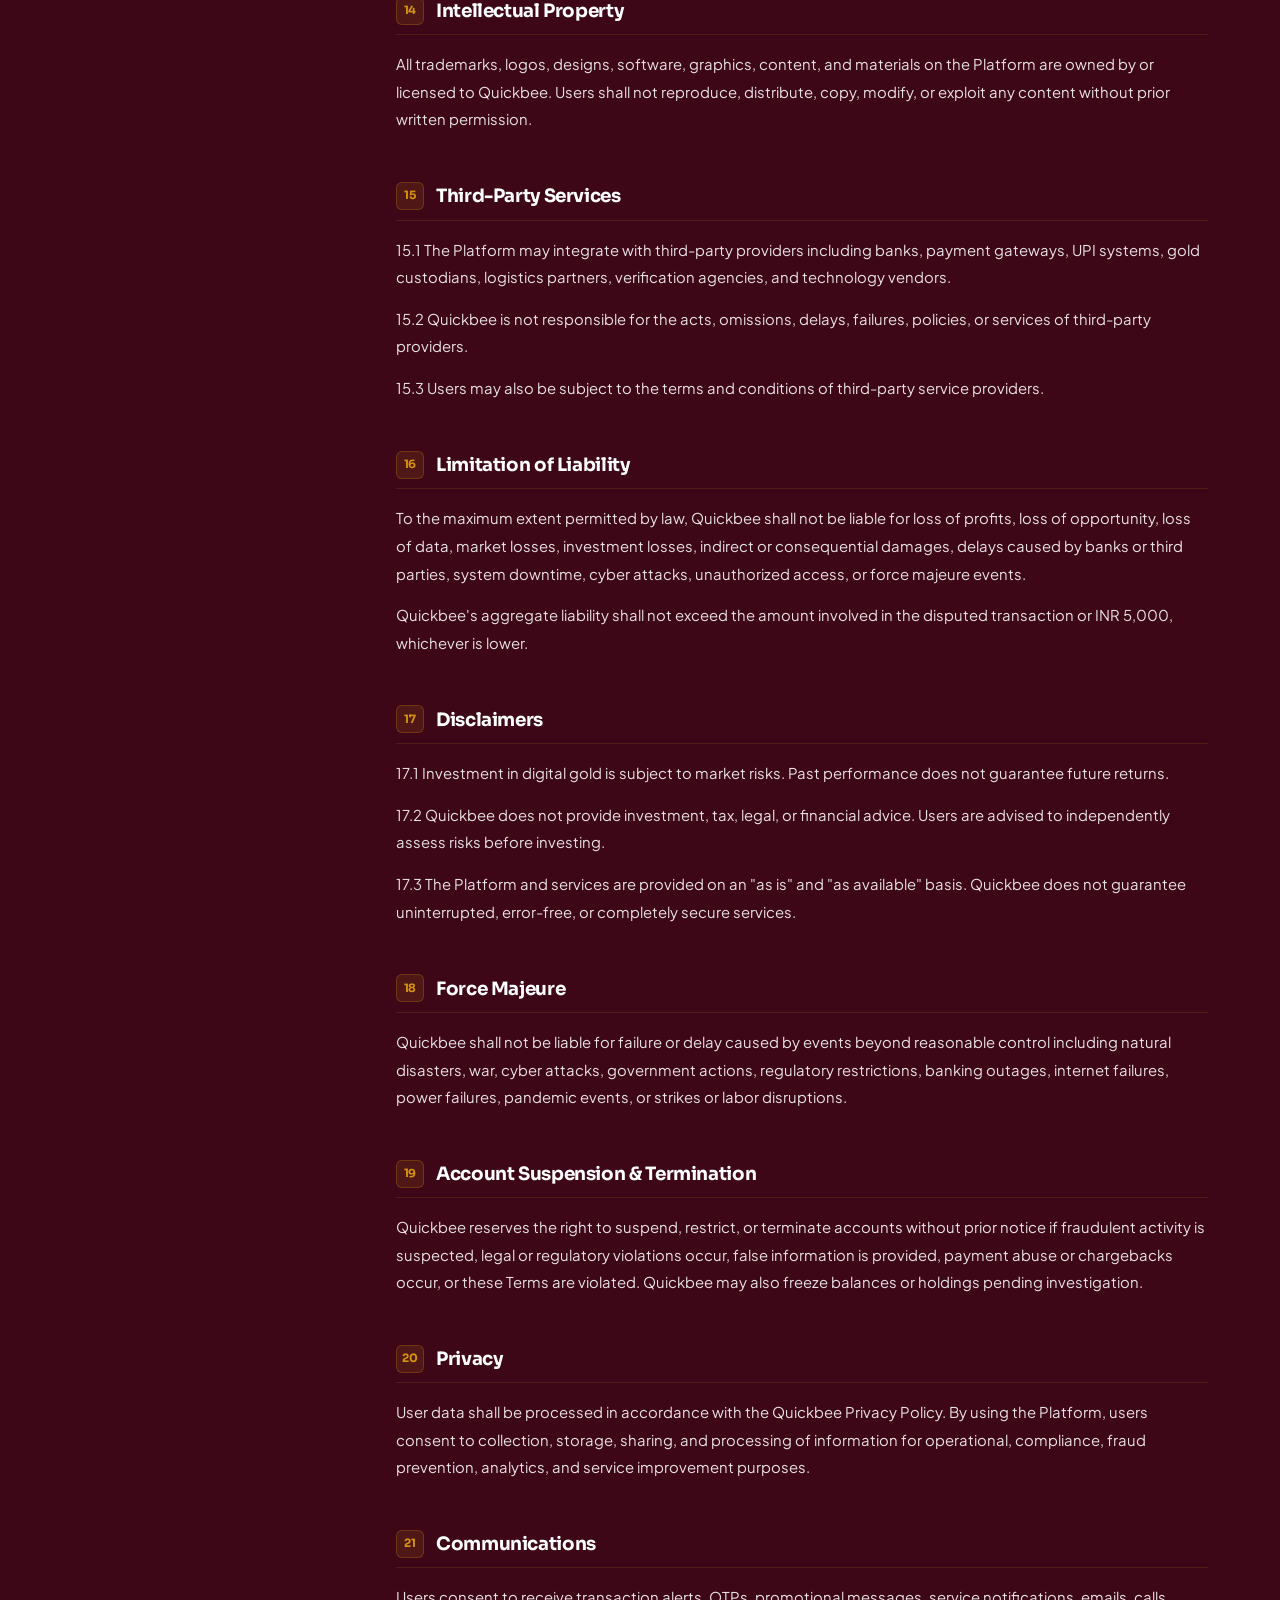
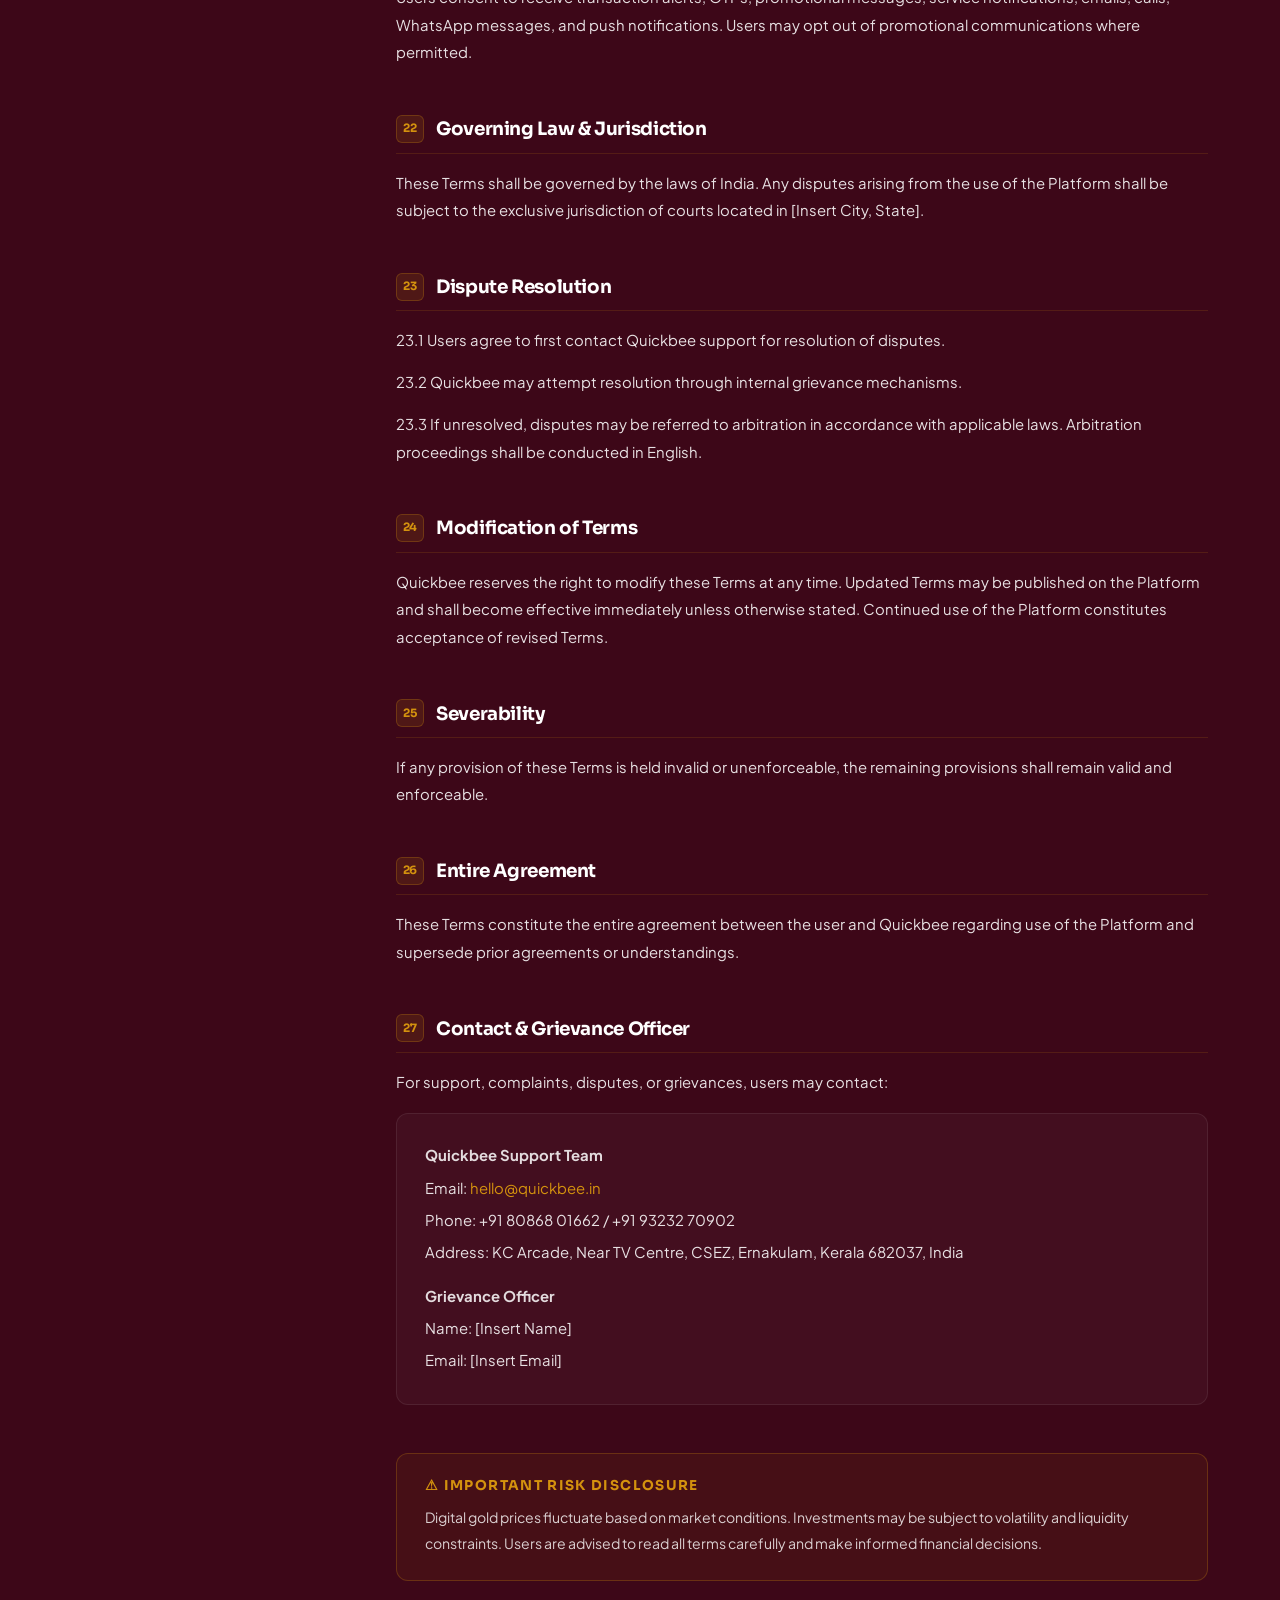
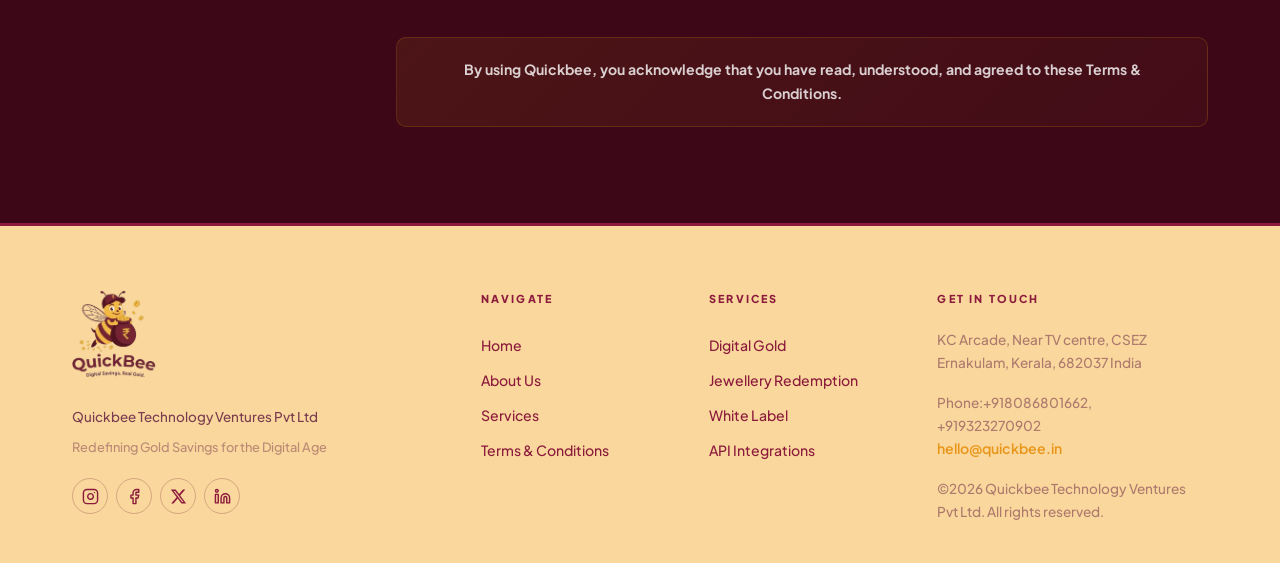
<file: terms.html>
<!DOCTYPE html>
<html lang="en">
<head>
  <meta charset="UTF-8" />
  <meta name="viewport" content="width=device-width, initial-scale=1.0" />
  <title>Terms & Conditions — Quickbee</title>
  <link rel="stylesheet" href="styles.css" />
  <link rel="preconnect" href="https://fonts.googleapis.com">
  <link rel="preconnect" href="https://fonts.gstatic.com" crossorigin>
  <link href="https://fonts.googleapis.com/css2?family=Sora:wght@400;600;700;800&family=Plus+Jakarta+Sans:ital,wght@0,400;0,500;0,600;0,700;0,800;1,500&display=swap" rel="stylesheet">
  <style>
    /* ── Terms Page Specific Styles ── */
    .terms-body {
      background: var(--maroon-deep, #1a0a0a);
      padding: 5rem 0 6rem;
    }
    .terms-layout {
      display: grid;
      grid-template-columns: 260px 1fr;
      gap: 4rem;
      align-items: start;
    }

    /* Sticky sidebar TOC */
    .terms-toc {
      position: sticky;
      top: 100px;
    }
    .terms-toc h3 {
      font-family: 'Sora', sans-serif;
      font-size: 0.75rem;
      font-weight: 700;
      letter-spacing: 0.12em;
      text-transform: uppercase;
      color: var(--gold, #D4920E);
      margin-bottom: 1.25rem;
    }
    .terms-toc ul {
      list-style: none;
      padding: 0;
      margin: 0;
      border-left: 1px solid rgba(212,146,14,0.2);
    }
    .terms-toc ul li a {
      display: block;
      padding: 0.45rem 0 0.45rem 1.1rem;
      font-size: 0.82rem;
      color: rgba(255,255,255,0.70);
      text-decoration: none;
      transition: color 0.2s, border-color 0.2s;
      border-left: 2px solid transparent;
      margin-left: -1px;
      line-height: 1.4;
    }
    .terms-toc ul li a:hover {
      color: var(--gold, #D4920E);
      border-left-color: var(--gold, #D4920E);
    }

    /* Main content */
    .terms-content {
      color: rgba(255,255,255,0.82);
    }
    .terms-meta {
      display: flex;
      align-items: center;
      gap: 0.75rem;
      margin-bottom: 3rem;
    }
    .terms-meta span {
      font-size: 0.82rem;
      color: rgba(255,255,255,0.4);
    }
    .terms-meta .badge {
      background: rgba(212,146,14,0.12);
      border: 1px solid rgba(212,146,14,0.25);
      color: var(--gold, #D4920E);
      border-radius: 20px;
      padding: 0.25rem 0.85rem;
      font-size: 0.78rem;
      font-weight: 600;
    }

    .terms-section {
      margin-bottom: 3rem;
      scroll-margin-top: 110px;
    }
    .terms-section h2 {
      font-family: 'Sora', sans-serif;
      font-size: 1.15rem;
      font-weight: 700;
      color: #fff;
      margin-bottom: 1rem;
      padding-bottom: 0.6rem;
      border-bottom: 1px solid rgba(212,146,14,0.15);
      display: flex;
      align-items: center;
      gap: 0.75rem;
    }
    .terms-section h2 .sec-num {
      display: inline-flex;
      align-items: center;
      justify-content: center;
      width: 28px;
      height: 28px;
      background: rgba(212,146,14,0.12);
      border: 1px solid rgba(212,146,14,0.25);
      border-radius: 6px;
      font-size: 0.72rem;
      font-weight: 700;
      color: var(--gold, #D4920E);
      flex-shrink: 0;
      font-family: 'Sora', sans-serif;
    }
    .terms-section p {
      font-size: 0.93rem;
      line-height: 1.85;
      color: rgba(255,255,255,0.88);
      margin-bottom: 0.9rem;
    }
    .terms-section ul {
      list-style: none;
      padding: 0;
      margin: 0.5rem 0 1rem;
    }
    .terms-section ul li {
      font-size: 0.9rem;
      line-height: 1.7;
      color: rgba(255,255,255,0.82);
      padding: 0.3rem 0 0.3rem 1.4rem;
      position: relative;
    }
    .terms-section ul li::before {
      content: '';
      position: absolute;
      left: 0;
      top: 0.72rem;
      width: 5px;
      height: 5px;
      border-radius: 50%;
      background: var(--gold, #D4920E);
      opacity: 0.6;
    }

    /* Risk disclosure box */
    .risk-box {
      background: rgba(212,146,14,0.06);
      border: 1px solid rgba(212,146,14,0.25);
      border-radius: 12px;
      padding: 1.5rem 1.75rem;
      margin: 3rem 0;
    }
    .risk-box h3 {
      font-family: 'Sora', sans-serif;
      font-size: 0.85rem;
      font-weight: 700;
      letter-spacing: 0.1em;
      text-transform: uppercase;
      color: var(--gold, #D4920E);
      margin-bottom: 0.75rem;
    }
    .risk-box p {
      font-size: 0.88rem;
      line-height: 1.8;
      color: rgba(255,255,255,0.80);
      margin: 0;
    }

    /* Contact card */
    .contact-card {
      background: rgba(255,255,255,0.03);
      border: 1px solid rgba(255,255,255,0.08);
      border-radius: 12px;
      padding: 1.5rem 1.75rem;
      margin-top: 1rem;
    }
    .contact-card p {
      margin: 0.3rem 0 !important;
    }
    .contact-card a {
      color: var(--gold, #D4920E);
      text-decoration: none;
    }
    .contact-card a:hover { text-decoration: underline; }

    /* Acceptance banner */
    .acceptance-bar {
      background: linear-gradient(135deg, rgba(212,146,14,0.1), rgba(212,146,14,0.04));
      border: 1px solid rgba(212,146,14,0.2);
      border-radius: 10px;
      padding: 1.25rem 1.75rem;
      margin-top: 3.5rem;
      font-size: 0.88rem;
      color: rgba(255,255,255,0.75);
      line-height: 1.7;
      text-align: center;
    }
    .acceptance-bar strong { color: rgba(255,255,255,0.8); }

    /* Responsive */
    @media (max-width: 900px) {
      .terms-layout { grid-template-columns: 1fr; gap: 2rem; }
      .terms-toc { display: none; }
    }
  </style>
</head>
<body>

<!-- NAV -->
<nav class="nav" id="nav">
  <a href="index.html" class="nav-logo">
    <img src="logo.png" alt="Quickbee" class="nav-logo-img">
  </a>
  <ul class="nav-links">
    <li><a href="index.html">Home</a></li>
    <li><a href="about.html">About</a></li>
    <li><a href="services.html">Services</a></li>
    <li><a href="#contact" class="nav-cta">Partner With Us</a></li>
  </ul>
  <button class="hamburger" id="hamburger">
    <span></span><span></span><span></span>
  </button>
</nav>

<!-- PAGE HERO -->
<section class="page-hero">
  <div class="page-hero-bg"></div>
  <div class="container page-hero-content">
    <span class="section-label">Legal</span>
    <h1>Terms &amp; <em>Conditions</em></h1>
    <p>Please read these Terms carefully before using the Quickbee Platform. By accessing or using our services, you agree to be bound by these Terms.</p>
  </div>
</section>

<!-- TERMS BODY -->
<div class="terms-body">
  <div class="container">

    <div class="terms-layout">

      <!-- SIDEBAR TOC -->
      <aside class="terms-toc">
        <h3>Contents</h3>
        <ul>
          <li><a href="#s1">1. Definitions</a></li>
          <li><a href="#s2">2. Eligibility</a></li>
          <li><a href="#s3">3. Account Registration</a></li>
          <li><a href="#s4">4. Services Offered</a></li>
          <li><a href="#s5">5. Digital Gold Services</a></li>
          <li><a href="#s6">6. Payments &amp; Transactions</a></li>
          <li><a href="#s7">7. Payment Failures &amp; Reversals</a></li>
          <li><a href="#s8">8. Auto-Debits &amp; Recurring Plans</a></li>
          <li><a href="#s9">9. Redemption &amp; Withdrawal</a></li>
          <li><a href="#s10">10. Rewards, Cashback &amp; Promotions</a></li>
          <li><a href="#s11">11. KYC &amp; Compliance</a></li>
          <li><a href="#s12">12. Taxes</a></li>
          <li><a href="#s13">13. User Responsibilities</a></li>
          <li><a href="#s14">14. Intellectual Property</a></li>
          <li><a href="#s15">15. Third-Party Services</a></li>
          <li><a href="#s16">16. Limitation of Liability</a></li>
          <li><a href="#s17">17. Disclaimers</a></li>
          <li><a href="#s18">18. Force Majeure</a></li>
          <li><a href="#s19">19. Account Suspension &amp; Termination</a></li>
          <li><a href="#s20">20. Privacy</a></li>
          <li><a href="#s21">21. Communications</a></li>
          <li><a href="#s22">22. Governing Law</a></li>
          <li><a href="#s23">23. Dispute Resolution</a></li>
          <li><a href="#s24">24. Modification of Terms</a></li>
          <li><a href="#s25">25. Severability</a></li>
          <li><a href="#s26">26. Entire Agreement</a></li>
          <li><a href="#s27">27. Contact &amp; Grievance Officer</a></li>
        </ul>
      </aside>

      <!-- MAIN CONTENT -->
      <main class="terms-content">

        <div class="terms-meta">
          <span class="badge">Effective Date: 26-05-2026</span>
          <span>·</span>
          <span>Quickbee Technology Ventures Pvt Ltd</span>
        </div>

        <p style="font-size:0.95rem; line-height:1.9; color:rgba(255,255,255,0.65); margin-bottom:2.5rem;">
          Welcome to Quickbee. These Terms &amp; Conditions ("Terms") govern your access to and use of the Quickbee website, mobile application, products, services, digital gold offerings, payment features, rewards, and associated services (collectively referred to as the "Platform"). By accessing, registering, browsing, or using the Platform, you agree to be legally bound by these Terms, our Privacy Policy, and any other policies or guidelines issued by Quickbee from time to time. If you do not agree to these Terms, please do not use the Platform.
        </p>

        <!-- 1 -->
        <div class="terms-section" id="s1">
          <h2><span class="sec-num">01</span> Definitions</h2>
          <ul>
            <li><strong style="color:rgba(255,255,255,0.8)">"Quickbee", "Company", "we", "our", or "us"</strong> refers to Quickbee and its affiliates, partners, vendors, successors, and assigns.</li>
            <li><strong style="color:rgba(255,255,255,0.8)">"User", "Customer", "you", or "your"</strong> refers to any individual or entity accessing or using the Platform.</li>
            <li><strong style="color:rgba(255,255,255,0.8)">"Digital Gold"</strong> means gold purchased digitally through the Platform and backed by physical gold through partnered service providers, vaulting partners, refiners, trustees, or custodians.</li>
            <li><strong style="color:rgba(255,255,255,0.8)">"Wallet"</strong> refers to the digital account maintained within the Platform for transactions, balances, rewards, cashback, or investments.</li>
            <li><strong style="color:rgba(255,255,255,0.8)">"Merchant"</strong> means any shopkeeper, trader, vendor, partner, or business associated with Quickbee.</li>
            <li><strong style="color:rgba(255,255,255,0.8)">"Transaction"</strong> means any payment, purchase, redemption, transfer, withdrawal, investment, or sale performed on the Platform.</li>
          </ul>
        </div>

        <!-- 2 -->
        <div class="terms-section" id="s2">
          <h2><span class="sec-num">02</span> Eligibility</h2>
          <p>2.1 Users must be at least 18 years old and legally capable of entering into binding contracts under applicable laws.</p>
          <p>2.2 By using the Platform, you confirm that:</p>
          <ul>
            <li>The information provided by you is accurate and complete.</li>
            <li>You are using your own bank account, UPI ID, card, or payment instrument.</li>
            <li>You shall not use the Platform for illegal, fraudulent, speculative, or unauthorized activities.</li>
          </ul>
          <p>2.3 Quickbee reserves the right to suspend or terminate accounts that provide false information or violate these Terms.</p>
        </div>

        <!-- 3 -->
        <div class="terms-section" id="s3">
          <h2><span class="sec-num">03</span> Account Registration</h2>
          <p>3.1 To access certain services, users may be required to create an account.</p>
          <p>3.2 Users are responsible for maintaining confidentiality of login credentials, restricting unauthorized access to their account, and all activities occurring under their account.</p>
          <p>3.3 Quickbee shall not be liable for any unauthorized access caused by negligence, sharing of credentials, device compromise, phishing, malware, or user misconduct.</p>
          <p>3.4 Quickbee may require OTP verification, KYC verification, PAN verification, Aadhaar verification, or other identity checks as mandated by law or partners.</p>
        </div>

        <!-- 4 -->
        <div class="terms-section" id="s4">
          <h2><span class="sec-num">04</span> Services Offered</h2>
          <p>Quickbee may provide one or more of the following services:</p>
          <ul>
            <li>Digital gold purchase and sale</li>
            <li>Gold savings plans</li>
            <li>Gold-backed rewards and cashback</li>
            <li>UPI-based micro-investments</li>
            <li>Merchant-linked investment programs</li>
            <li>Referral and loyalty programs</li>
            <li>Wallet and rewards systems</li>
            <li>Payment processing</li>
            <li>Financial technology services</li>
            <li>Promotional campaigns and offers</li>
          </ul>
          <p>The availability of services may vary by geography, regulatory permissions, or partnerships.</p>
        </div>

        <!-- 5 -->
        <div class="terms-section" id="s5">
          <h2><span class="sec-num">05</span> Digital Gold Services</h2>
          <p>5.1 Digital gold purchased through the Platform is facilitated through authorized third-party providers, custodians, refiners, trustees, or vaulting agencies.</p>
          <p>5.2 Gold prices displayed on the Platform are dynamic and may change in real time based on market conditions.</p>
          <p>5.3 Once a transaction is confirmed and processed, the applicable gold rate at the time of successful transaction shall apply.</p>
          <p>5.4 The quantity of gold allotted may vary depending on market price fluctuations, taxes, processing charges, gateway charges, applicable fees, and spread margins.</p>
          <p>5.5 Digital gold purchases are subject to minimum and maximum transaction limits as determined by Quickbee or regulatory authorities.</p>
          <p>5.6 Quickbee does not guarantee profits, appreciation, returns, or liquidity on digital gold investments.</p>
          <p>5.7 Gold holdings displayed in the app may be rounded for display purposes.</p>
          <p>5.8 Physical redemption of gold may be subject to minimum quantity requirements, delivery charges, manufacturing charges, hallmarking charges, packaging charges, geographic limitations, and availability of products.</p>
          <p>5.9 Redemption timelines may vary depending on logistics, verification, partner processing, or unforeseen operational circumstances.</p>
          <p>5.10 Users acknowledge that digital gold is not a bank deposit and is not insured by any governmental insurance program unless explicitly stated.</p>
        </div>

        <!-- 6 -->
        <div class="terms-section" id="s6">
          <h2><span class="sec-num">06</span> Payments &amp; Transactions</h2>
          <p>6.1 Users may make payments through UPI, net banking, debit cards, credit cards, wallets, payment gateways, QR code payments, or other approved payment methods.</p>
          <p>6.2 Users authorize Quickbee and its payment partners to process payments on their behalf.</p>
          <p>6.3 All transactions are subject to successful authorization and verification.</p>
          <p>6.4 Quickbee reserves the right to reject, hold, delay, or cancel any transaction suspected to be fraudulent, suspicious, unauthorized, in violation of applicable laws, or high risk.</p>
          <p>6.5 Transaction confirmations may be delayed due to banking network downtime, UPI server issues, gateway failures, technical maintenance, third-party provider delays, or regulatory verification requirements.</p>
          <p>6.6 In certain cases, debits may occur without immediate confirmation. Users are advised to wait for reconciliation timelines before raising disputes.</p>
        </div>

        <!-- 7 -->
        <div class="terms-section" id="s7">
          <h2><span class="sec-num">07</span> Payment Failures &amp; Reversals</h2>
          <p>7.1 A transaction shall be deemed successful only when reflected as successful on the Platform and acknowledged by Quickbee or its authorized partners.</p>
          <p>7.2 In case of payment failure, pending transactions, duplicate debits, or timeout errors, the amount may be automatically reversed by the bank or payment provider. Reversal timelines may vary between 3 to 15 business days depending on the payment method and banking partner.</p>
          <p>7.3 If a user's bank account is debited but gold is not credited, the transaction shall remain under reconciliation and credit or reversal shall occur only after successful verification.</p>
          <p>7.4 In case of duplicate or erroneous credit due to technical reasons, Quickbee reserves the right to reverse or recover the excess amount or gold balance.</p>
          <p>7.5 Users shall not initiate chargebacks or payment disputes without first contacting Quickbee support. Fraudulent chargebacks or abuse of payment systems may result in account suspension, permanent blocking, legal proceedings, or reporting to financial institutions.</p>
          <p>7.6 Quickbee shall not be responsible for losses arising from incorrect UPI IDs, bank details, wallet addresses, QR scans, or user-entered information.</p>
        </div>

        <!-- 8 -->
        <div class="terms-section" id="s8">
          <h2><span class="sec-num">08</span> Auto-Debits &amp; Recurring Plans</h2>
          <p>8.1 Users may voluntarily subscribe to recurring savings or investment plans.</p>
          <p>8.2 By enabling auto-debit mandates, users authorize Quickbee and its partners to periodically debit the selected payment method.</p>
          <p>8.3 Users may cancel recurring plans subject to applicable conditions.</p>
          <p>8.4 Failed auto-debits due to insufficient funds, mandate failures, expired cards, or banking restrictions may lead to cancellation or suspension of the plan.</p>
        </div>

        <!-- 9 -->
        <div class="terms-section" id="s9">
          <h2><span class="sec-num">09</span> Redemption &amp; Withdrawal Process</h2>
          <p>9.1 Users may redeem or sell digital gold subject to applicable eligibility criteria and minimum holding requirements.</p>
          <p>9.2 Redemption requests may be processed only after identity verification, KYC compliance, fraud screening, and successful confirmation of holdings.</p>
          <p>9.3 Quickbee reserves the right to reject redemption requests suspected to be fraudulent, request additional verification documents, or temporarily hold withdrawals for risk review.</p>
          <p>9.4 Physical delivery timelines may vary based on product availability, courier service availability, geographic restrictions, holidays, or force majeure events.</p>
          <p>9.5 Once physical redemption orders are confirmed, cancellation may not be permitted.</p>
          <p>9.6 Taxes, delivery charges, making charges, insurance charges, and other applicable fees may be deducted during redemption.</p>
          <p>9.7 Bank withdrawals may only be processed to verified bank accounts registered in the user's name.</p>
        </div>

        <!-- 10 -->
        <div class="terms-section" id="s10">
          <h2><span class="sec-num">10</span> Rewards, Cashback &amp; Promotions</h2>
          <p>10.1 Quickbee may offer cashback, rewards, referral bonuses, promotional gold, coupons, or loyalty benefits.</p>
          <p>10.2 Rewards may be subject to expiry dates, minimum transaction values, merchant participation, usage limits, and geographic restrictions.</p>
          <p>10.3 Quickbee reserves the right to modify, suspend, revoke, or cancel any promotional campaign without prior notice.</p>
          <p>10.4 Rewards obtained through fraudulent activity, fake referrals, abuse, manipulation, bots, or misuse may be revoked.</p>
          <p>10.5 Cashback or rewards may be credited in the form of gold units, wallet balance, reward points, coupons, or promotional credits.</p>
          <p>10.6 Rewards may not be transferable, exchangeable for cash, or redeemable outside permitted conditions.</p>
        </div>

        <!-- 11 -->
        <div class="terms-section" id="s11">
          <h2><span class="sec-num">11</span> KYC &amp; Compliance</h2>
          <p>11.1 Users may be required to complete KYC verification for certain features, transactions, or limits.</p>
          <p>11.2 Quickbee may suspend services if KYC documents are incomplete, identity verification fails, regulatory requirements are not met, or suspicious activity is detected.</p>
          <p>11.3 Users consent to verification of identity through authorized agencies and databases.</p>
        </div>

        <!-- 12 -->
        <div class="terms-section" id="s12">
          <h2><span class="sec-num">12</span> Taxes</h2>
          <p>12.1 Users are solely responsible for payment of applicable taxes arising from transactions conducted through the Platform.</p>
          <p>12.2 GST, TDS, TCS, stamp duties, or other levies may apply depending on the transaction type and applicable laws.</p>
          <p>12.3 Quickbee may deduct applicable taxes where required by law.</p>
        </div>

        <!-- 13 -->
        <div class="terms-section" id="s13">
          <h2><span class="sec-num">13</span> User Responsibilities</h2>
          <p>Users agree not to:</p>
          <ul>
            <li>Use the Platform for unlawful activities</li>
            <li>Attempt unauthorized access to systems</li>
            <li>Reverse engineer the Platform</li>
            <li>Use bots, scripts, automation, or scraping tools</li>
            <li>Manipulate pricing or promotions</li>
            <li>Conduct fraudulent transactions</li>
            <li>Upload harmful software or malicious code</li>
            <li>Impersonate another individual or entity</li>
          </ul>
          <p>Users shall be solely responsible for all activities conducted through their account.</p>
        </div>

        <!-- 14 -->
        <div class="terms-section" id="s14">
          <h2><span class="sec-num">14</span> Intellectual Property</h2>
          <p>All trademarks, logos, designs, software, graphics, content, and materials on the Platform are owned by or licensed to Quickbee. Users shall not reproduce, distribute, copy, modify, or exploit any content without prior written permission.</p>
        </div>

        <!-- 15 -->
        <div class="terms-section" id="s15">
          <h2><span class="sec-num">15</span> Third-Party Services</h2>
          <p>15.1 The Platform may integrate with third-party providers including banks, payment gateways, UPI systems, gold custodians, logistics partners, verification agencies, and technology vendors.</p>
          <p>15.2 Quickbee is not responsible for the acts, omissions, delays, failures, policies, or services of third-party providers.</p>
          <p>15.3 Users may also be subject to the terms and conditions of third-party service providers.</p>
        </div>

        <!-- 16 -->
        <div class="terms-section" id="s16">
          <h2><span class="sec-num">16</span> Limitation of Liability</h2>
          <p>To the maximum extent permitted by law, Quickbee shall not be liable for loss of profits, loss of opportunity, loss of data, market losses, investment losses, indirect or consequential damages, delays caused by banks or third parties, system downtime, cyber attacks, unauthorized access, or force majeure events.</p>
          <p>Quickbee's aggregate liability shall not exceed the amount involved in the disputed transaction or INR 5,000, whichever is lower.</p>
        </div>

        <!-- 17 -->
        <div class="terms-section" id="s17">
          <h2><span class="sec-num">17</span> Disclaimers</h2>
          <p>17.1 Investment in digital gold is subject to market risks. Past performance does not guarantee future returns.</p>
          <p>17.2 Quickbee does not provide investment, tax, legal, or financial advice. Users are advised to independently assess risks before investing.</p>
          <p>17.3 The Platform and services are provided on an "as is" and "as available" basis. Quickbee does not guarantee uninterrupted, error-free, or completely secure services.</p>
        </div>

        <!-- 18 -->
        <div class="terms-section" id="s18">
          <h2><span class="sec-num">18</span> Force Majeure</h2>
          <p>Quickbee shall not be liable for failure or delay caused by events beyond reasonable control including natural disasters, war, cyber attacks, government actions, regulatory restrictions, banking outages, internet failures, power failures, pandemic events, or strikes or labor disruptions.</p>
        </div>

        <!-- 19 -->
        <div class="terms-section" id="s19">
          <h2><span class="sec-num">19</span> Account Suspension &amp; Termination</h2>
          <p>Quickbee reserves the right to suspend, restrict, or terminate accounts without prior notice if fraudulent activity is suspected, legal or regulatory violations occur, false information is provided, payment abuse or chargebacks occur, or these Terms are violated. Quickbee may also freeze balances or holdings pending investigation.</p>
        </div>

        <!-- 20 -->
        <div class="terms-section" id="s20">
          <h2><span class="sec-num">20</span> Privacy</h2>
          <p>User data shall be processed in accordance with the Quickbee Privacy Policy. By using the Platform, users consent to collection, storage, sharing, and processing of information for operational, compliance, fraud prevention, analytics, and service improvement purposes.</p>
        </div>

        <!-- 21 -->
        <div class="terms-section" id="s21">
          <h2><span class="sec-num">21</span> Communications</h2>
          <p>Users consent to receive transaction alerts, OTPs, promotional messages, service notifications, emails, calls, WhatsApp messages, and push notifications. Users may opt out of promotional communications where permitted.</p>
        </div>

        <!-- 22 -->
        <div class="terms-section" id="s22">
          <h2><span class="sec-num">22</span> Governing Law &amp; Jurisdiction</h2>
          <p>These Terms shall be governed by the laws of India. Any disputes arising from the use of the Platform shall be subject to the exclusive jurisdiction of courts located in [Insert City, State].</p>
        </div>

        <!-- 23 -->
        <div class="terms-section" id="s23">
          <h2><span class="sec-num">23</span> Dispute Resolution</h2>
          <p>23.1 Users agree to first contact Quickbee support for resolution of disputes.</p>
          <p>23.2 Quickbee may attempt resolution through internal grievance mechanisms.</p>
          <p>23.3 If unresolved, disputes may be referred to arbitration in accordance with applicable laws. Arbitration proceedings shall be conducted in English.</p>
        </div>

        <!-- 24 -->
        <div class="terms-section" id="s24">
          <h2><span class="sec-num">24</span> Modification of Terms</h2>
          <p>Quickbee reserves the right to modify these Terms at any time. Updated Terms may be published on the Platform and shall become effective immediately unless otherwise stated. Continued use of the Platform constitutes acceptance of revised Terms.</p>
        </div>

        <!-- 25 -->
        <div class="terms-section" id="s25">
          <h2><span class="sec-num">25</span> Severability</h2>
          <p>If any provision of these Terms is held invalid or unenforceable, the remaining provisions shall remain valid and enforceable.</p>
        </div>

        <!-- 26 -->
        <div class="terms-section" id="s26">
          <h2><span class="sec-num">26</span> Entire Agreement</h2>
          <p>These Terms constitute the entire agreement between the user and Quickbee regarding use of the Platform and supersede prior agreements or understandings.</p>
        </div>

        <!-- 27 -->
        <div class="terms-section" id="s27">
          <h2><span class="sec-num">27</span> Contact &amp; Grievance Officer</h2>
          <p>For support, complaints, disputes, or grievances, users may contact:</p>
          <div class="contact-card">
            <p><strong style="color:rgba(255,255,255,0.85)">Quickbee Support Team</strong></p>
            <p>Email: <a href="mailto:hello@quickbee.in">hello@quickbee.in</a></p>
            <p>Phone: +91 80868 01662 / +91 93232 70902</p>
            <p>Address: KC Arcade, Near TV Centre, CSEZ, Ernakulam, Kerala 682037, India</p>
            <p style="margin-top:1rem !important"><strong style="color:rgba(255,255,255,0.85)">Grievance Officer</strong></p>
            <p>Name: [Insert Name]</p>
            <p>Email: [Insert Email]</p>
          </div>
        </div>

        <!-- Risk Disclosure -->
        <div class="risk-box">
          <h3>⚠ Important Risk Disclosure</h3>
          <p>Digital gold prices fluctuate based on market conditions. Investments may be subject to volatility and liquidity constraints. Users are advised to read all terms carefully and make informed financial decisions.</p>
        </div>

        <!-- Acceptance Bar -->
        <div class="acceptance-bar">
          <strong>By using Quickbee, you acknowledge that you have read, understood, and agreed to these Terms &amp; Conditions.</strong>
        </div>

      </main>
    </div><!-- /terms-layout -->

  </div><!-- /container -->
</div><!-- /terms-body -->

<!-- FOOTER -->
<footer class="footer">
  <div class="container footer-grid">
    <div class="footer-brand">
       <a href="index.html" class="nav-logo">
  <img src="logo.png" alt="Quickbee" class="nav-logo-img">
</a>
      <p>Quickbee Technology Ventures Pvt Ltd</p>
      <p style="margin-top:0.5rem; font-size:0.8rem; opacity:0.5">Redefining Gold Savings for the Digital Age</p>
      <div class="footer-social">
        <a href="" target="_blank" rel="noopener" aria-label="Instagram">
          <svg xmlns="http://www.w3.org/2000/svg" width="17" height="17" viewBox="0 0 24 24" fill="none" stroke="currentColor" stroke-width="2" stroke-linecap="round" stroke-linejoin="round"><rect x="2" y="2" width="20" height="20" rx="5" ry="5"/><path d="M16 11.37A4 4 0 1 1 12.63 8 4 4 0 0 1 16 11.37z"/><line x1="17.5" y1="6.5" x2="17.51" y2="6.5"/></svg>
        </a>
        <a href="" target="_blank" rel="noopener" aria-label="Facebook">
          <svg xmlns="http://www.w3.org/2000/svg" width="17" height="17" viewBox="0 0 24 24" fill="none" stroke="currentColor" stroke-width="2" stroke-linecap="round" stroke-linejoin="round"><path d="M18 2h-3a5 5 0 0 0-5 5v3H7v4h3v8h4v-8h3l1-4h-4V7a1 1 0 0 1 1-1h3z"/></svg>
        </a>
        <a href="" target="_blank" rel="noopener" aria-label="X (Twitter)">
          <svg xmlns="http://www.w3.org/2000/svg" width="17" height="17" viewBox="0 0 24 24" fill="currentColor"><path d="M18.244 2.25h3.308l-7.227 8.26 8.502 11.24H16.17l-5.214-6.817L4.99 21.75H1.68l7.73-8.835L1.254 2.25H8.08l4.713 6.231zm-1.161 17.52h1.833L7.084 4.126H5.117z"/></svg>
        </a>
        <a href="" target="_blank" rel="noopener" aria-label="LinkedIn">
          <svg xmlns="http://www.w3.org/2000/svg" width="17" height="17" viewBox="0 0 24 24" fill="none" stroke="currentColor" stroke-width="2" stroke-linecap="round" stroke-linejoin="round"><path d="M16 8a6 6 0 0 1 6 6v7h-4v-7a2 2 0 0 0-2-2 2 2 0 0 0-2 2v7h-4v-7a6 6 0 0 1 6-6z"/><rect x="2" y="9" width="4" height="12"/><circle cx="4" cy="4" r="2"/></svg>
        </a>
       
      </div>
    </div>
    <div class="footer-links">
      <h4>Navigate</h4>
      <a href="index.html">Home</a>
      <a href="about.html">About Us</a>
      <a href="services.html">Services</a>
      <a href="terms.html">Terms &amp; Conditions</a>
      <!-- <a href="team.html">Team</a> -->
    </div>
    <div class="footer-links">
      <h4>Services</h4>
      <a href="services.html">Digital Gold</a>
      <a href="services.html">Jewellery Redemption</a>
      <a href="services.html">White Label</a>
      <a href="services.html">API Integrations</a>
    </div>
    <div class="footer-contact">
      <h4>Get In Touch</h4>
	        <p style="margin-top:1rem; font-size:0.85rem; opacity:0.6">KC Arcade, Near TV centre, CSEZ
Ernakulam, Kerala, 682037
India
</p>
<p style="margin-top:1rem; font-size:0.85rem; opacity:0.6">Phone:+918086801662, <br>
        +919323270902

</p>
      <a href="mailto:hello@quickbee.in">hello@quickbee.in</a>
      <p style="margin-top:1rem; font-size:0.85rem; opacity:0.6">©2026 Quickbee Technology Ventures Pvt Ltd. All rights reserved.</p>
    </div>
  </div>
</footer>

<script src="main.js"></script>
</body>
</html>
</file>
<file: styles.css>
/* QUICKBEE CSS — VERSION 4 — MOBILE RESPONSIVE FIX */

/* ============================================================
   QUICKBEE — Premium Redesign
   Fonts: Plus Jakarta Sans (body) + Sora (display)
   Theme: Dark hero, warm maroon/gold, rich sections
   ============================================================ */

/* --- TOKENS --- */
:root {
  --maroon:       #8B1A3C;
  --maroon-dark:  #5C0E26;
  --maroon-deep:  #3D0718;
  --maroon-mid:   #A82B50;
  --maroon-rich:  #6E1430;

  --gold:         #D4920E;
  --gold-bright:  #F0A820;
  --gold-warm:    #E8961A;
  --gold-pale:    #FFD87A;
  --gold-honey:   #FFC542;

  --cream:        #FFF9F2;
  --cream2:       #FFF3E5;
  --cream3:       #FDEBD2;
  --peach:        #FFE5CC;
  --warm-white:   #FFFAF5;

  --text:         #1E0808;
  --text-body:    #4A1525;
  --text-muted:   #7A3D50;
  --text-light:   #AA7080;
  --white:        #FFFFFF;

  --radius:       12px;
  --radius-lg:    20px;
  --radius-xl:    28px;
  --transition:   0.3s cubic-bezier(.25,.46,.45,.94);

  /* Section backgrounds */
  --section-alt: #fdebd0;
  --section-dark: linear-gradient(135deg, #3D0718 0%, #6E1430 50%, #8B1A3C 100%);
}

/* ============================================================
   RESET & BASE
   ============================================================ */
*, *::before, *::after { box-sizing: border-box; margin: 0; padding: 0; }
html { scroll-behavior: smooth; font-size: 16px; }

body {
  background: var(--cream);
  color: var(--text);
  font-family: 'Plus Jakarta Sans', sans-serif;
  font-weight: 400;
  line-height: 1.7;
  overflow-x: hidden;
}
/* ============================================================
   MOBILE-FIRST CRITICAL OVERRIDES — runs early to prevent flash
   ============================================================ */
@media (max-width: 900px) {
  .nav-links { display: none !important; }
  .hamburger { display: flex !important; }
}

img { max-width: 100%; display: block; }
a { text-decoration: none; color: inherit; }

h1, h2, h3 {
  font-family: 'Sora', sans-serif;
  line-height: 1.15;
  font-weight: 700;
  letter-spacing: -0.02em;
}

em { font-style: italic; color: var(--maroon); }

/* em inside dark backgrounds should be gold, not maroon */
.page-hero em,
.ecosystem em,
.testimonials em,
.cta-banner em,
.numbers-section em { color: var(--gold-pale); -webkit-text-fill-color: var(--gold-pale); }
.container { max-width: 1200px; margin: 0 auto; padding: 0 2rem; }
.section-pad { padding: 6rem 0; }

/* ============================================================
   NAV
   ============================================================ */
.nav {
  position: fixed;
  top: 0; left: 0; right: 0;
  z-index: 200;
  display: flex;
  align-items: center;
  justify-content: space-between;
  padding: 0.6rem 3.8rem;
  transition: var(--transition);
background: #FAD79C;
border-bottom: 1px solid rgba(139,26,60,0.2);
box-shadow: 0 2px 20px rgba(139,26,60,0.1);
}

.nav.scrolled {
  background: #FAD79C;
  border-bottom-color: rgba(139,26,60,0.2);
  backdrop-filter: none;
  -webkit-backdrop-filter: none;
  box-shadow: 0 4px 20px rgba(139,26,60,0.15);
}

/* On dark hero, nav links are white */

.nav-logo-img {
  height: 88px;
  width: auto;
  max-width: 160px;
  object-fit: contain;
  transition: height 0.3s ease;
}

.nav.scrolled .nav-logo-img {
  height: 88px;
}

.nav-logo {
  display: flex;
  align-items: center;
}
.nav-links {
	color: var(--maroon);

  display: flex;
  align-items: center;
  gap: 2.2rem;
  list-style: none;
}

.nav-links a {
  font-size: 0.82rem;
  font-weight: 700;
  letter-spacing: 0.06em;
  text-transform: uppercase;
  color: var(--text-muted);
  transition: color var(--transition);
  position: relative;
}

.nav-links a::after {
  content: '';
  position: absolute;
  bottom: -4px;
  left: 0; right: 0;
  height: 2px;
  background: var(--maroon);
  border-radius: 2px;
  transform: scaleX(0);
  transition: transform var(--transition);
}

.nav-links a:hover::after,
.nav-links a.active::after { transform: scaleX(1); }
.nav-links a:hover,
.nav-links a.active { color: var(--maroon); }
.nav:not(.scrolled) .nav-links a:hover { color: var(--maroon); }

.nav-cta {
  background: linear-gradient(135deg, var(--gold) 0%, var(--gold-warm) 100%) !important;
  color: #fff !important;
  padding: 0.55rem 1.4rem !important;
  border-radius: 50px !important;
  font-size: 0.8rem !important;
  font-weight: 800 !important;
  letter-spacing: 0.04em !important;
  box-shadow: 0 4px 18px rgba(212,146,14,0.45) !important;
  transition: all var(--transition) !important;
}
.nav-cta:hover {
  transform: translateY(-2px) !important;
  box-shadow: 0 8px 28px rgba(212,146,14,0.55) !important;
}
.nav-cta::after { display: none !important; }

.hamburger {
  display: none;
  flex-direction: column;
  gap: 5px;
  background: none;
  border: none;
  cursor: pointer;
  padding: 8px;
  min-width: 44px;
  min-height: 44px;
  align-items: center;
  justify-content: center;
  border-radius: 8px;
  transition: background var(--transition);
}
.hamburger:hover { background: rgba(139,26,60,0.08); }
.hamburger span {
  display: block;
  width: 26px;
  height: 2.5px;
  background: var(--maroon);
  border-radius: 2px;
  transition: var(--transition);
}

/* ============================================================
   BUTTONS
   ============================================================ */
.btn-gold {
  display: inline-flex;
  align-items: center;
  gap: 0.5rem;
  background: linear-gradient(135deg, var(--gold-bright) 0%, var(--gold) 100%);
  color: #fff;
  font-family: 'Plus Jakarta Sans', sans-serif;
  font-size: 0.88rem;
  font-weight: 800;
  letter-spacing: 0.05em;
  text-transform: uppercase;
  padding: 0.9rem 2rem;
  border-radius: 50px;
  border: none;
  cursor: pointer;
  transition: all var(--transition);
  box-shadow: 0 6px 24px rgba(212,146,14,0.4);
}
.btn-gold:hover {
  transform: translateY(-3px);
  box-shadow: 0 14px 36px rgba(212,146,14,0.5);
  filter: brightness(1.08);
}

.btn-outline {
  display: inline-flex;
  align-items: center;
  background: rgba(255,255,255,0.12);
  color: #fff;
  font-family: 'Plus Jakarta Sans', sans-serif;
  font-size: 0.88rem;
  font-weight: 700;
  letter-spacing: 0.05em;
  text-transform: uppercase;
  padding: 0.9rem 2rem;
  border-radius: 50px;
  border: 2px solid rgba(255,255,255,0.4);
  cursor: pointer;
  transition: var(--transition);
}
.btn-outline:hover {
  background: rgba(255,255,255,0.22);
  border-color: rgba(255,255,255,0.75);
  transform: translateY(-2px);
}

/* On light backgrounds */
.btn-outline.dark {
  background: transparent;
  color: var(--maroon);
  border-color: var(--maroon);
}
.btn-outline.dark:hover {
  background: var(--maroon);
  color: #fff;
}

.btn-outline-light {
  display: inline-flex;
  align-items: center;
  background: rgba(255,255,255,0.1);
  color: #fff;
  font-size: 0.88rem;
  font-weight: 700;
  letter-spacing: 0.05em;
  text-transform: uppercase;
  padding: 0.9rem 2rem;
  border-radius: 50px;
  border: 2px solid rgba(255,255,255,0.35);
  cursor: pointer;
  transition: var(--transition);
}
.btn-outline-light:hover { background: rgba(255,255,255,0.2); border-color: rgba(255,255,255,0.65); }

/* ============================================================
   REVEAL ANIMATION
   ============================================================ */
.reveal {
  opacity: 0;
  transform: translateY(30px);
  transition: opacity 0.75s cubic-bezier(.22,.61,.36,1), transform 0.75s cubic-bezier(.22,.61,.36,1);
  transition-delay: var(--delay, 0s);
}
.reveal.in-view { opacity: 1; transform: none; }

/* ============================================================
   SECTION LABELS
   ============================================================ */
.section-label {
  font-family: 'Plus Jakarta Sans', sans-serif;
  font-size: 1rem;
  font-weight: 800;
  letter-spacing: 0.25em;
  text-transform: uppercase;
  color: var(--gold-warm);
  margin-bottom: 1rem;
  display: flex;
  align-items: center;
  gap: 0.75rem;
}
.section-label::before {
  content: '';
  display: inline-block;
  width: 24px;
  height: 2px;
  background: linear-gradient(90deg, var(--gold-warm), var(--gold-pale));
  border-radius: 2px;
}

.section-title {
  font-family: 'Sora', sans-serif;
  font-size: clamp(2rem, 4vw, 3rem);
  font-weight: 700;
  line-height: 1.18;
  color: var(--maroon-deep);
  margin-bottom: 3rem;
  letter-spacing: -0.025em;
}

/* ============================================================
   HERO — DARK with gold background image
   ============================================================ */
.hero {
  min-height: 100vh;
  display: flex;
  align-items: center;
  position: relative;
  overflow: hidden;
  padding: 7rem 3rem 5rem;
  gap: 4rem;
  max-width: 100%;
}

/* Dark overlay over bg image */
.hero::before {
  content: '';
  position: absolute;
  inset: 0;
  background:
    linear-gradient(135deg,
      rgba(61,7,24,0.88) 0%,
      rgba(110,20,48,0.82) 40%,
      rgba(139,26,60,0.75) 70%,
      rgba(61,7,24,0.85) 100%);
  z-index: 1;
}

/* Animated shimmer */
.hero::after {
  content: '';
  position: absolute;
  inset: 0;
  background: radial-gradient(ellipse 700px 500px at 70% 50%, rgba(212,146,14,0.18) 0%, transparent 70%);
  z-index: 1;
  animation: shimmer 6s ease-in-out infinite alternate;
}

@keyframes shimmer {
  from { opacity: 0.5; transform: scale(1); }
  to   { opacity: 1;   transform: scale(1.05); }
}

/* Background image via hero-bg div */
.hero-bg {
  position: absolute !important;
  inset: 0 !important;
  background-image: url('https://images.unsplash.com/photo-1610375461246-83df859d849d?w=1800&q=80') !important;
  background-size: cover !important;
  background-position: center !important;
  background-attachment: scroll !important;
  opacity: 1 !important;
  z-index: 0 !important;
  transform: scale(1.05);
  animation: bgZoom 20s ease-in-out infinite alternate;
}
.hero-bg .gold-orb,
.hero-bg .grid-lines { display: none; }

@keyframes bgZoom {
  from { transform: scale(1); }
  to   { transform: scale(1.06); }
}

/* Honeycomb pattern overlay */
.hero-hex {
  position: absolute;
  inset: 0;
  z-index: 1;
  opacity: 0.07;
  background-image: url("data:image/svg+xml,%3Csvg xmlns='http://www.w3.org/2000/svg' width='60' height='104'%3E%3Cpath d='M30 4L4 19v30l26 15 26-15V19z' fill='none' stroke='%23FFD87A' stroke-width='1.5'/%3E%3Cpath d='M30 74L4 89v15h52V89z' fill='none' stroke='%23FFD87A' stroke-width='1.5'/%3E%3C/svg%3E");
  background-size: 60px 104px;
  pointer-events: none;
}

.hero-content {
  flex: 1;
  max-width: 640px;
  z-index: 2;
  position: relative;
}

.hero-badge {
  display: inline-flex;
  align-items: center;
  gap: 0.6rem;
  font-size: 0.72rem;
  font-weight: 800;
  letter-spacing: 0.18em;
  text-transform: uppercase;
  color: var(--gold-pale);
  background: rgba(212,146,14,0.18);
  border: 1.5px solid rgba(212,146,14,0.4);
  padding: 0.45rem 1.1rem;
  border-radius: 50px;
  margin-bottom: 1.75rem;
  backdrop-filter: blur(8px);
}

.hero-badge::before {
  content: '✦';
  font-size: 0.8rem;
  color: var(--gold-pale);
  animation: pulse 2s ease-in-out infinite;
}

@keyframes pulse {
  0%, 100% { opacity: 1; transform: scale(1); }
  50% { opacity: 0.5; transform: scale(0.8); }
}

.hero-title {
  font-family: 'Sora', sans-serif;
  font-size: clamp(3rem, 5.5vw, 5rem);
  font-weight: 800;
  line-height: 1.08;
  color: #fff;
  margin-bottom: 1.5rem;
  letter-spacing: -0.03em;
}

.hero-title em {
  display: block;
  font-style: normal;
  background: linear-gradient(90deg, var(--gold-pale) 0%, var(--gold-honey) 50%, var(--gold-bright) 100%);
  -webkit-background-clip: text;
  -webkit-text-fill-color: transparent;
  background-clip: text;
  font-weight: 800;
}

.hero-sub {
  font-size: 1.05rem;
  color: rgba(255,255,255,0.75);
  line-height: 1.82;
  margin-bottom: 2.5rem;
  max-width: 520px;
  font-weight: 500;
}

.hero-ctas {
  display: flex;
  gap: 1rem;
  flex-wrap: wrap;
  margin-bottom: 3rem;
}

/* Trust badges */
.hero-trust {
  display: flex;
  align-items: center;
  gap: 1rem;
  flex-wrap: wrap;
  margin-bottom: 2rem;
}

.trust-badge {
  display: flex;
  align-items: center;
  gap: 0.4rem;
  font-size: 0.72rem;
  font-weight: 700;
  color: rgba(255,255,255,0.65);
  letter-spacing: 0.04em;
}

.trust-badge .dot {
  width: 16px;
  height: 16px;
  border-radius: 50%;
  background: rgba(212,146,14,0.3);
  border: 1.5px solid var(--gold-warm);
  display: flex;
  align-items: center;
  justify-content: center;
  font-size: 0.55rem;
  color: var(--gold-pale);
}

.hero-stats {
  display: flex;
  align-items: center;
  gap: 2rem;
  padding-top: 2rem;
  border-top: 1px solid rgba(255,255,255,0.15);
}

.stat { display: flex; flex-direction: column; gap: 0.2rem; }
.stat-num {
  font-family: 'Sora', sans-serif;
  font-size: 1.05rem;
  font-weight: 700;
  color: var(--gold-pale);
  letter-spacing: -0.01em;
}
.stat-label {
  font-size: 0.68rem;
  font-weight: 700;
  letter-spacing: 0.1em;
  text-transform: uppercase;
  color: rgba(255,255,255,0.45);
}
.stat-divider {
  width: 1px;
  height: 34px;
  background: rgba(255,255,255,0.15);
}

/* ============================================================
   GOLD CARD — Right side hero
   ============================================================ */
.hero-visual {
  flex: 0 0 360px;
  z-index: 2;
  position: relative;
}

/* Floating coins animation */
.coin {
  position: absolute;
  font-size: 1.5rem;
  animation: floatCoin 4s ease-in-out infinite;
  pointer-events: none;
  z-index: 3;
  filter: drop-shadow(0 4px 8px rgba(0,0,0,0.3));
}
.coin-1 { top: -20px; right: 20px; animation-delay: 0s; }
.coin-2 { top: 30px; right: -20px; animation-delay: 0.8s; }
.coin-3 { bottom: 40px; right: -15px; animation-delay: 1.6s; }
.coin-4 { bottom: -10px; left: 20px; animation-delay: 2.4s; }

@keyframes floatCoin {
  0%, 100% { transform: translateY(0) rotate(0deg); }
  50% { transform: translateY(-12px) rotate(15deg); }
}

.gold-card {
  background: linear-gradient(145deg, rgba(255,255,255,0.95) 0%, rgba(255,249,242,0.98) 100%);
  border: 1px solid rgba(139,26,60,0.12);
  border-radius: var(--radius-xl);
  padding: 2rem;
  box-shadow:
    0 40px 80px rgba(61,7,24,0.4),
    0 16px 40px rgba(61,7,24,0.25),
    inset 0 1px 0 rgba(255,255,255,1);
  position: relative;
  overflow: hidden;
  backdrop-filter: blur(20px);
}

.gold-card::before {
  content: '';
  position: absolute;
  top: 0; left: 0; right: 0;
  height: 4px;
  background: linear-gradient(90deg, var(--maroon) 0%, var(--gold-warm) 50%, var(--gold-pale) 100%);
}

.gold-card::after {
  content: '';
  position: absolute;
  bottom: -80px; right: -50px;
  width: 220px; height: 220px;
  background: radial-gradient(circle, rgba(212,146,14,0.08) 0%, transparent 70%);
  pointer-events: none;
}

.gc-header {
  display: flex;
  justify-content: space-between;
  align-items: center;
  margin-bottom: 1.75rem;
}
.gc-logo {
  font-family: 'Sora', sans-serif;
  font-size: 1rem;
  color: var(--maroon);
  font-weight: 700;
  display: flex;
  align-items: center;
  gap: 0.35rem;
}
.gc-tag {
  font-size: 0.65rem;
  letter-spacing: 0.14em;
  text-transform: uppercase;
  color: var(--gold);
  background: linear-gradient(135deg, rgba(212,146,14,0.1), rgba(240,168,32,0.08));
  padding: 0.28rem 0.75rem;
  border-radius: 20px;
  border: 1.5px solid rgba(212,146,14,0.3);
  font-weight: 800;
}

.gc-amount { margin-bottom: 1.25rem; }
.gc-label {
  display: block;
  font-size: 0.65rem;
  text-transform: uppercase;
  letter-spacing: 0.16em;
  color: var(--text-light);
  margin-bottom: 0.65rem;
  font-weight: 700;
}

.gc-view-btn {
  display: flex;
  align-items: center;
  gap: 0.75rem;
  background: linear-gradient(135deg, var(--maroon-dark) 0%, var(--maroon) 50%, var(--maroon-mid) 100%);
  color: #fff;
  border: none;
  border-radius: 14px;
  padding: 0.95rem 1.25rem;
  cursor: pointer;
  width: 100%;
  font-family: 'Plus Jakarta Sans', sans-serif;
  font-size: 0.9rem;
  font-weight: 700;
  transition: all var(--transition);
  box-shadow: 0 8px 24px rgba(139,26,60,0.35);
  position: relative;
  overflow: hidden;
}

.gc-view-btn::before {
  content: '';
  position: absolute;
  inset: 0;
  background: linear-gradient(135deg, rgba(255,255,255,0.12), transparent);
  opacity: 0;
  transition: opacity var(--transition);
}

.gc-view-btn:hover { transform: translateY(-2px); box-shadow: 0 14px 34px rgba(139,26,60,0.45); }
.gc-view-btn:hover::before { opacity: 1; }

.gc-view-icon {
  width: 36px; height: 36px;
  background: rgba(255,255,255,0.18);
  border-radius: 10px;
  display: flex; align-items: center; justify-content: center;
  font-size: 1rem;
  flex-shrink: 0;
  border: 1px solid rgba(255,255,255,0.2);
}
.gc-view-text { text-align: left; flex: 1; }
.gc-view-text span:first-child {
  display: block;
  font-size: 0.68rem;
  opacity: 0.7;
  font-weight: 600;
  letter-spacing: 0.06em;
  text-transform: uppercase;
}
.gc-view-text span:last-child { display: block; font-size: 0.95rem; font-weight: 800; }
.gc-view-arrow { font-size: 1rem; opacity: 0.6; }

/* Progress */
.gc-bar {
  height: 5px;
  background: rgba(139,26,60,0.1);
  border-radius: 3px;
  margin-bottom: 0.5rem;
  overflow: hidden;
}
.gc-progress {
  height: 100%;
  width: 82%;
  background: linear-gradient(90deg, var(--maroon) 0%, var(--gold-warm) 70%, var(--gold-pale) 100%);
  border-radius: 3px;
  position: relative;
  animation: progressFill 1.5s ease-out;
}
@keyframes progressFill { from { width: 0; } to { width: 82%; } }
.gc-progress::after {
  content: '';
  position: absolute;
  right: -2px; top: -3px;
  width: 11px; height: 11px;
  background: var(--gold-honey);
  border-radius: 50%;
  box-shadow: 0 0 12px rgba(212,146,14,0.7);
}

.gc-footer {
  display: flex;
  justify-content: space-between;
  font-size: 0.72rem;
  color: var(--text-light);
  margin-bottom: 1.5rem;
  font-weight: 700;
}

/* Mini stats inside card */
.gc-mini-stats {
  display: grid;
  grid-template-columns: 1fr 1fr;
  gap: 0.75rem;
  margin-bottom: 1rem;
}

.gc-mini-stat {
  background: linear-gradient(135deg, rgba(139,26,60,0.05), rgba(212,146,14,0.04));
  border: 1px solid rgba(139,26,60,0.1);
  border-radius: 10px;
  padding: 0.65rem 0.85rem;
}

.gc-mini-label {
  font-size: 0.6rem;
  color: var(--text-light);
  font-weight: 700;
  letter-spacing: 0.1em;
  text-transform: uppercase;
  display: block;
  margin-bottom: 0.2rem;
}

.gc-mini-value {
  font-family: 'Sora', sans-serif;
  font-size: 0.92rem;
  color: var(--maroon);
  font-weight: 700;
}

.gc-sparkline { height: 52px; opacity: 0.65; }
.gc-sparkline svg { width: 100%; height: 100%; }

/* ============================================================
   LOGIN MODAL
   ============================================================ */
.login-modal-overlay {
  display: none;
  position: fixed;
  inset: 0;
  background: rgba(30,8,8,0.65);
  backdrop-filter: blur(10px);
  -webkit-backdrop-filter: blur(10px);
  z-index: 1000;
  align-items: center;
  justify-content: center;
}
.login-modal-overlay.active { display: flex; }

.login-modal {
  background: #fff;
  border-radius: var(--radius-xl);
  padding: 2.5rem 2rem;
  width: 100%;
  max-width: 370px;
  margin: 1rem;
  box-shadow: 0 40px 80px rgba(30,8,8,0.35), 0 0 0 1px rgba(139,26,60,0.08);
  position: relative;
  overflow: hidden;
  animation: modalIn 0.35s cubic-bezier(.22,.61,.36,1);
}

@keyframes modalIn {
  from { transform: translateY(40px) scale(0.95); opacity: 0; }
  to   { transform: translateY(0) scale(1); opacity: 1; }
}

.login-modal::before {
  content: '';
  position: absolute;
  top: 0; left: 0; right: 0;
  height: 4px;
  background: linear-gradient(90deg, var(--maroon) 0%, var(--gold-warm) 50%, var(--gold-pale) 100%);
}

.login-modal::after {
  content: '';
  position: absolute;
  bottom: -60px; right: -40px;
  width: 180px; height: 180px;
  background: radial-gradient(circle, rgba(212,146,14,0.07), transparent 70%);
  pointer-events: none;
}

.login-modal-close {
  position: absolute;
  top: 1.1rem; right: 1.1rem;
  background: rgba(139,26,60,0.07);
  border: none; width: 30px; height: 30px;
  border-radius: 50%;
  display: flex; align-items: center; justify-content: center;
  cursor: pointer; font-size: 0.85rem;
  color: var(--text-muted);
  transition: var(--transition);
  z-index: 1;
}
.login-modal-close:hover { background: rgba(139,26,60,0.14); color: var(--maroon); }

.login-modal-icon {
  width: 60px; height: 60px;
  background: linear-gradient(135deg, rgba(139,26,60,0.1), rgba(212,146,14,0.1));
  border-radius: 18px;
  display: flex; align-items: center; justify-content: center;
  font-size: 1.8rem;
  margin: 0 auto 1.25rem;
  border: 1.5px solid rgba(139,26,60,0.12);
}

.login-modal h3 {
  font-family: 'Sora', sans-serif;
  font-size: 1.4rem;
  color: var(--maroon-deep);
  text-align: center;
  margin-bottom: 0.5rem;
  font-weight: 700;
}

.login-modal p {
  font-size: 0.88rem;
  color: var(--text-muted);
  text-align: center;
  margin-bottom: 1.75rem;
  line-height: 1.65;
  font-weight: 500;
}

.login-modal-btn {
  display: block;
  width: 100%;
  background: linear-gradient(135deg, var(--maroon) 0%, var(--maroon-mid) 100%);
  color: #fff;
  border: none;
  border-radius: 50px;
  padding: 0.95rem;
  font-family: 'Plus Jakarta Sans', sans-serif;
  font-size: 0.92rem;
  font-weight: 800;
  letter-spacing: 0.03em;
  cursor: pointer;
  transition: all var(--transition);
  box-shadow: 0 6px 20px rgba(139,26,60,0.3);
  margin-bottom: 0.85rem;
}
.login-modal-btn:hover {
  transform: translateY(-2px);
  box-shadow: 0 12px 32px rgba(139,26,60,0.4);
}

.login-modal-sub {
  font-size: 0.78rem !important;
  color: var(--text-light) !important;
  margin-bottom: 0 !important;
}
.login-modal-sub a { color: var(--gold); font-weight: 700; text-decoration: underline; }

/* SCROLL HINT */
.scroll-hint {
  position: absolute;
  bottom: 2rem; left: 50%;
  transform: translateX(-50%);
  display: flex; flex-direction: column; align-items: center;
  gap: 0.5rem;
  color: rgba(255,255,255,0.45);
  font-size: 0.65rem;
  letter-spacing: 0.2em;
  text-transform: uppercase;
  font-weight: 700;
  animation: float 2.5s ease-in-out infinite;
  z-index: 2;
}
.scroll-line {
  width: 1.5px; height: 36px;
  background: linear-gradient(to bottom, rgba(255,255,255,0.4), transparent);
}
@keyframes float {
  0%, 100% { transform: translateX(-50%) translateY(0); }
  50% { transform: translateX(-50%) translateY(8px); }
}

/* ============================================================
   MARQUEE / TICKER STRIP — between hero and what-we-do
   ============================================================ */
.ticker-strip {
  background: linear-gradient(90deg, var(--maroon-dark) 0%, var(--maroon) 50%, var(--maroon-dark) 100%);
  overflow: hidden;
  padding: 0.85rem 0;
  border-top: 2px solid rgba(212,146,14,0.3);
  border-bottom: 2px solid rgba(212,146,14,0.3);
  position: relative;
  z-index: 10;
}

.ticker-inner {
  display: flex;
  gap: 0;
  animation: ticker 28s linear infinite;
  width: max-content;
}

.ticker-inner:hover { animation-play-state: paused; }

.ticker-item {
  display: flex;
  align-items: center;
  gap: 0.75rem;
  padding: 0 2.5rem;
  color: rgba(255,255,255,0.85);
  font-size: 0.78rem;
  font-weight: 700;
  letter-spacing: 0.08em;
  text-transform: uppercase;
  white-space: nowrap;
}

.ticker-dot {
  width: 6px; height: 6px;
  background: var(--gold-warm);
  border-radius: 50%;
  flex-shrink: 0;
}

.ticker-gold {
  color: var(--gold-pale);
  font-weight: 800;
}

@keyframes ticker {
  from { transform: translateX(0); }
  to   { transform: translateX(-50%); }
}

/* ============================================================
   WHAT WE DO
   ============================================================ */
.what-we-do {
  background: linear-gradient(160deg, #fdebd0 0%, #fad79c 30%, #fdebd0 100%);
  border-bottom: 1px solid rgba(139,26,60,0.1);
  position: relative;
  overflow: hidden;
}

.what-we-do::before {
  content: '';
  position: absolute;
  inset: 0;
  background-image: url("data:image/svg+xml,%3Csvg xmlns='http://www.w3.org/2000/svg' width='60' height='104'%3E%3Cpath d='M30 4L4 19v30l26 15 26-15V19z' fill='none' stroke='%238B1A3C' stroke-width='0.6'/%3E%3C/svg%3E");
  background-size: 60px 104px;
  opacity: 0.04;
  pointer-events: none;
}

.what-we-do::after {
  content: '';
  position: absolute;
  top: -80px; right: -80px;
  width: 500px; height: 500px;
  background: radial-gradient(ellipse, rgba(212,146,14,0.09) 0%, transparent 65%);
  pointer-events: none;
}

.wwd-grid {
  display: grid;
  grid-template-columns: repeat(3, 1fr);
  gap: 1.5rem;
  margin-bottom: 3rem;
}

.wwd-card {
  background: #FFF8EE;
  border: 1.5px solid rgba(139,26,60,0.08);
  border-radius: var(--radius-lg);
  padding: 2.2rem;
  transition: all var(--transition);
  transition-delay: var(--delay, 0s);
  position: relative;
  overflow: hidden;
  box-shadow: 0 2px 12px rgba(139,26,60,0.04);
}

.wwd-card::after {
  content: '';
  position: absolute;
  bottom: 0; left: 0; right: 0;
  height: 3px;
  background: linear-gradient(90deg, var(--maroon), var(--gold-warm));
  transform: scaleX(0);
  transform-origin: left;
  transition: transform 0.4s ease;
}

.wwd-card:hover {
  transform: translateY(-8px);
  border-color: rgba(139,26,60,0.18);
  box-shadow: 0 24px 56px rgba(139,26,60,0.12);
}
.wwd-card:hover::after { transform: scaleX(1); }

.wwd-icon {
  width: 52px; height: 52px;
  border-radius: 14px;
  background: linear-gradient(135deg, rgba(139,26,60,0.08), rgba(212,146,14,0.1));
  display: flex; align-items: center; justify-content: center;
  font-size: 1.6rem;
  margin-bottom: 1.25rem;
  border: 1px solid rgba(139,26,60,0.1);
}

.wwd-card h3 {
  font-size: 1.15rem;
  font-weight: 700;
  color: var(--maroon-deep);
  margin-bottom: 0.65rem;
}
.wwd-card p { font-size: 0.88rem; color: var(--text-muted); line-height: 1.75; font-weight: 500; }

.wwd-statement {
  text-align: center;
  padding: 2rem 2.5rem;
  border-radius: var(--radius-lg);
  background: linear-gradient(135deg, rgba(139,26,60,0.04), rgba(212,146,14,0.05));
  border: 1.5px dashed rgba(139,26,60,0.18);
}
.wwd-statement p {
  font-family: 'Sora', sans-serif;
  font-size: 1.4rem;
  color: var(--maroon-deep);
  font-style: italic;
  font-weight: 600;
  letter-spacing: -0.01em;
}
.wwd-statement strong { color: var(--maroon); font-weight: 800; }

/* ============================================================
   NUMBERS SHOWCASE
   ============================================================ */
.numbers-section {
  background: linear-gradient(135deg, var(--maroon-deep) 0%, var(--maroon-rich) 50%, var(--maroon) 100%);
  padding: 4rem 0;
  position: relative;
  overflow: hidden;
}

.numbers-section::before {
  content: '';
  position: absolute;
  inset: 0;
  background-image: url("data:image/svg+xml,%3Csvg xmlns='http://www.w3.org/2000/svg' width='60' height='104'%3E%3Cpath d='M30 4L4 19v30l26 15 26-15V19z' fill='none' stroke='%23FFD87A' stroke-width='0.8'/%3E%3C/svg%3E");
  background-size: 60px 104px;
  opacity: 0.05;
}

.numbers-grid {
  display: grid;
  grid-template-columns: repeat(4, 1fr);
  gap: 0;
  position: relative;
  z-index: 1;
}

.number-item {
  text-align: center;
  padding: 1.5rem 2rem;
  border-right: 1px solid rgba(255,255,255,0.1);
}
.number-item:last-child { border-right: none; }

.number-value {
  font-family: 'Sora', sans-serif;
  font-size: clamp(2rem, 3.5vw, 3rem);
  font-weight: 800;
  background: linear-gradient(135deg, var(--gold-pale) 0%, var(--gold-honey) 100%);
  -webkit-background-clip: text;
  -webkit-text-fill-color: transparent;
  background-clip: text;
  line-height: 1;
  margin-bottom: 0.4rem;
  letter-spacing: -0.02em;
}

.number-label {
  font-size: 0.75rem;
  color: rgba(255,255,255,0.55);
  font-weight: 700;
  letter-spacing: 0.1em;
  text-transform: uppercase;
}

/* ============================================================
   ECOSYSTEM
   ============================================================ */
.ecosystem {
  background: linear-gradient(135deg, var(--maroon-deep) 0%, var(--maroon-rich) 45%, var(--maroon-mid) 100%);
  padding: 6rem 0;
  position: relative;
  overflow: hidden;
}

.ecosystem::before {
  content: '';
  position: absolute;
  inset: 0;
  background-image: url("data:image/svg+xml,%3Csvg xmlns='http://www.w3.org/2000/svg' width='60' height='104'%3E%3Cpath d='M30 4L4 19v30l26 15 26-15V19z' fill='none' stroke='%23ffffff' stroke-width='0.8'/%3E%3C/svg%3E");
  background-size: 60px 104px;
  opacity: 0.04;
}

.ecosystem .section-label { color: var(--gold-pale); }
.ecosystem .section-label::before { background: linear-gradient(90deg, var(--gold-pale), transparent); }
.ecosystem .section-title { color: #fff; }

.eco-grid {
  display: grid;
  grid-template-columns: repeat(4, 1fr);
  gap: 1.25rem;
}

.eco-card {
  background: rgba(255,255,255,0.07);
  border: 1.5px solid rgba(255,255,255,0.12);
  border-radius: var(--radius-lg);
  padding: 2rem 1.5rem;
  transition: all var(--transition);
  transition-delay: var(--delay, 0s);
  position: relative;
  overflow: hidden;
}

.eco-card::before {
  content: '';
  position: absolute;
  top: 0; left: 0; right: 0;
  height: 2px;
  background: linear-gradient(90deg, transparent, rgba(212,146,14,0.6), transparent);
  opacity: 0;
  transition: opacity var(--transition);
}

.eco-card:hover {
  border-color: rgba(212,146,14,0.4);
  background: rgba(255,255,255,0.12);
  transform: translateY(-6px);
  box-shadow: 0 20px 40px rgba(0,0,0,0.2);
}
.eco-card:hover::before { opacity: 1; }

.eco-num {
  font-size: 0.65rem;
  font-weight: 800;
  letter-spacing: 0.16em;
  color: #fff;
  margin-bottom: 1rem;
}
.eco-icon {
  font-size: 1.75rem;
  margin-bottom: 1rem;
}
.eco-card h3 {
  font-size: 1.1rem;
  color: var(--gold-pale);
  margin-bottom: 0.65rem;
  font-weight: 700;
}
.eco-card p { font-size: 0.84rem; color: #fff; line-height: 1.7; font-weight: 500; }

/* ============================================================
   HOW IT WORKS
   ============================================================ */
.how-it-works {
  background: linear-gradient(160deg, #fdebd0 0%, #fad79c 30%, #fdebd0 100%);
  position: relative;
  overflow: hidden;
}

.how-it-works::before {
  content: '';
  position: absolute;
  inset: 0;
  background-image: url("data:image/svg+xml,%3Csvg xmlns='http://www.w3.org/2000/svg' width='60' height='104'%3E%3Cpath d='M30 4L4 19v30l26 15 26-15V19z' fill='none' stroke='%238B1A3C' stroke-width='0.6'/%3E%3C/svg%3E");
  background-size: 60px 104px;
  opacity: 0.035;
  pointer-events: none;
}

.how-it-works::after {
  content: '';
  position: absolute;
  bottom: 0; left: 0;
  width: 300px; height: 300px;
  background: radial-gradient(ellipse, rgba(139,26,60,0.05) 0%, transparent 70%);
  pointer-events: none;
}

.steps {
  display: flex;
  align-items: flex-start;
  gap: 0;
}

.step {
  flex: 1;
  padding: 2rem;
  background: #FFF8EE;
  border: 1.5px solid rgba(139,26,60,0.08);
  border-radius: var(--radius-lg);
  transition: all var(--transition);
  transition-delay: var(--delay, 0s);
  box-shadow: 0 2px 12px rgba(139,26,60,0.04);
}
.step:hover {
  border-color: var(--maroon);
  box-shadow: 0 20px 48px rgba(139,26,60,0.12);
  transform: translateY(-8px);
}

.step-num {
  font-family: 'Sora', sans-serif;
  font-size: 3.5rem;
  font-weight: 800;
  line-height: 1;
  margin-bottom: 0.75rem;
  background: linear-gradient(135deg, var(--maroon) 0%, var(--gold-warm) 100%);
  -webkit-background-clip: text;
  -webkit-text-fill-color: transparent;
  background-clip: text;
  letter-spacing: -0.04em;
}

.step h3 {
  font-size: 1.1rem;
  color: var(--maroon-deep);
  margin-bottom: 0.5rem;
  font-weight: 700;
}
.step p { font-size: 0.86rem; color: var(--text-muted); font-weight: 500; line-height: 1.7; }

.step-connector {
  flex: 0 0 24px;
  height: 2px;
  background: linear-gradient(90deg, var(--maroon), var(--gold-warm));
  margin-top: 3.5rem;
  position: relative;
}
.step-connector::after {
  content: '›';
  position: absolute;
  right: -8px; top: -11px;
  font-size: 1.2rem;
  color: var(--gold-warm);
  font-weight: 700;
}

/* ============================================================
   WHY QUICKBEE
   ============================================================ */
.why-section {
  background: linear-gradient(160deg, #fdebd0 0%, #fad79c 30%, #fdebd0 100%);
  position: relative;
  overflow: hidden;
}

.why-section::before {
  content: '';
  position: absolute;
  inset: 0;
  background-image: url("data:image/svg+xml,%3Csvg xmlns='http://www.w3.org/2000/svg' width='60' height='104'%3E%3Cpath d='M30 4L4 19v30l26 15 26-15V19z' fill='none' stroke='%238B1A3C' stroke-width='0.6'/%3E%3C/svg%3E");
  background-size: 60px 104px;
  opacity: 0.035;
  pointer-events: none;
}

.why-section::after {
  content: '';
  position: absolute;
  bottom: -60px; left: -60px;
  width: 400px; height: 400px;
  background: radial-gradient(ellipse, rgba(139,26,60,0.06) 0%, transparent 65%);
  pointer-events: none;
}

.why-container {
  display: grid;
  grid-template-columns: 1fr 1fr;
  gap: 5rem;
  align-items: start;
}

.why-right { display: flex; flex-direction: column; gap: 0; }

.why-item {
  display: flex;
  align-items: flex-start;
  gap: 1.2rem;
  padding: 1.25rem 0;
  border-bottom: 1px solid rgba(139,26,60,0.1);
  transition: all var(--transition);
  transition-delay: var(--delay, 0s);
}
.why-item:hover { padding-left: 0.5rem; }
.why-item:last-child { border-bottom: none; }

.why-check {
  flex-shrink: 0;
  width: 28px; height: 28px;
  background: linear-gradient(135deg, var(--maroon), var(--maroon-mid));
  border-radius: 50%;
  display: flex; align-items: center; justify-content: center;
  font-size: 0.7rem;
  color: #fff;
  font-weight: 800;
  margin-top: 0.1rem;
  box-shadow: 0 4px 10px rgba(139,26,60,0.3);
}

.why-item p { font-size: 0.93rem; color: var(--text-muted); line-height: 1.65; font-weight: 600; }

/* ============================================================
   TESTIMONIAL / QUOTE SECTION
   ============================================================ */
.testimonials {
  background: linear-gradient(135deg, var(--maroon-dark) 0%, var(--maroon-rich) 100%);
  padding: 5rem 0;
  position: relative;
  overflow: hidden;
}

.testimonials::before {
  content: '"';
  position: absolute;
  top: -40px; left: 3%;
  font-family: 'Sora', sans-serif;
  font-size: 20rem;
  color: rgba(255,255,255,0.03);
  line-height: 1;
  pointer-events: none;
}

.testimonials .section-label { color: var(--gold-pale); }
.testimonials .section-label::before { background: linear-gradient(90deg, var(--gold-pale), transparent); }
.testimonials .section-title { color: #fff; font-size: clamp(1.6rem, 3vw, 2.2rem); margin-bottom: 2.5rem; }

.testi-grid {
  display: grid;
  grid-template-columns: repeat(3, 1fr);
  gap: 1.5rem;
}

.testi-card {
  background: rgba(255,255,255,0.07);
  border: 1.5px solid rgba(255,255,255,0.1);
  border-radius: var(--radius-lg);
  padding: 2rem;
  transition: all var(--transition);
  transition-delay: var(--delay, 0s);
}
.testi-card:hover {
  background: rgba(255,255,255,0.12);
  border-color: rgba(212,146,14,0.3);
  transform: translateY(-4px);
}

.testi-stars {
  color: var(--gold-honey);
  font-size: 0.9rem;
  margin-bottom: 1rem;
  letter-spacing: 2px;
}

.testi-text {
  font-size: 0.92rem;
  color: rgba(255,255,255,0.8);
  line-height: 1.75;
  font-weight: 500;
  margin-bottom: 1.5rem;
  font-style: italic;
}

.testi-author {
  display: flex;
  align-items: center;
  gap: 0.75rem;
}

.testi-avatar {
  width: 40px; height: 40px;
  background: linear-gradient(135deg, var(--maroon), var(--gold-warm));
  border-radius: 50%;
  display: flex; align-items: center; justify-content: center;
  font-size: 1rem;
  font-weight: 700;
  color: #fff;
  font-family: 'Sora', sans-serif;
  flex-shrink: 0;
  font-size: 0.85rem;
}

.testi-name { font-size: 0.88rem; color: #fff; font-weight: 700; }
.testi-loc { font-size: 0.72rem; color: rgba(255,255,255,0.45); font-weight: 600; }

/* ============================================================
   CTA BANNER
   ============================================================ */
.cta-banner {
  background: linear-gradient(135deg, var(--maroon-deep) 0%, var(--maroon) 50%, var(--maroon-mid) 100%);
  padding: 6rem 0;
  position: relative;
  overflow: hidden;
  text-align: center;
}

.cta-banner::before {
  content: '';
  position: absolute;
  inset: 0;
  background-image: url("data:image/svg+xml,%3Csvg xmlns='http://www.w3.org/2000/svg' width='60' height='104'%3E%3Cpath d='M30 4L4 19v30l26 15 26-15V19z' fill='none' stroke='%23ffffff' stroke-width='0.8'/%3E%3C/svg%3E");
  background-size: 60px 104px;
  opacity: 0.04;
}

.cta-bg { position: absolute; inset: 0; pointer-events: none; }
.cta-bg .gold-orb.orb1 { background: radial-gradient(circle, rgba(212,146,14,0.22) 0%, transparent 70%); }
.cta-bg .gold-orb.orb2 { background: radial-gradient(circle, rgba(255,255,255,0.06) 0%, transparent 70%); }

.cta-content { position: relative; z-index: 1; max-width: 700px; margin: 0 auto; }

.cta-banner h2 {
  font-family: 'Sora', sans-serif;
  font-size: clamp(2.2rem, 4vw, 3.4rem);
  color: #fff;
  margin-bottom: 1.25rem;
  font-weight: 800;
  letter-spacing: -0.03em;
}
.cta-banner h2 em {
  font-style: normal;
  background: linear-gradient(90deg, var(--gold-pale), var(--gold-honey));
  -webkit-background-clip: text;
  -webkit-text-fill-color: transparent;
  background-clip: text;
}

.cta-banner p {
  font-size: 1rem;
  color: rgba(255,255,255,0.72);
  margin-bottom: 2.5rem;
  line-height: 1.8;
  font-weight: 500;
}

.cta-actions { display: flex; gap: 1rem; justify-content: center; flex-wrap: wrap; }

.cta-banner .btn-gold {
  background: linear-gradient(135deg, var(--gold-honey) 0%, var(--gold-warm) 100%);
  color: var(--maroon-deep);
  box-shadow: 0 8px 28px rgba(212,146,14,0.5);
  font-weight: 800;
}
.cta-banner .btn-gold:hover { filter: brightness(1.1); }

/* ============================================================
   FOOTER
   ============================================================ */
.footer {
background: #FAD79C;
  padding: 4rem 0 2.5rem;
  border-top: 3px solid var(--maroon);
}

.footer-grid {
  display: grid;
  grid-template-columns: 2fr 1fr 1fr 1.5fr;
  gap: 3rem;
}

.footer-brand p {
  font-size: 0.84rem;
  color: var(--text-muted);
  margin-top: 0.75rem;
  font-weight: 500;
}

.footer-links h4,
.footer-contact h4 {
  font-family: 'Plus Jakarta Sans', sans-serif;
  font-size: 0.68rem;
  font-weight: 800;
  letter-spacing: 0.2em;
  text-transform: uppercase;
  color: var(--maroon);
  margin-bottom: 1.25rem;
}

.footer-links { display: flex; flex-direction: column; gap: 0; }
.footer-links a {
  font-size: 0.88rem;
 color: var(--maroon);
  padding: 0.35rem 0;
  transition: color var(--transition);
  font-weight: 500;
}
.footer-links a:hover { color: var(--maroon-deep); }

.footer-contact p { color: var(--text-muted); font-size: 0.84rem; font-weight: 500; }

.footer-contact a {
  font-size: 0.88rem;
  color: var(--gold-warm);
  display: block;
  transition: color var(--transition);
  font-weight: 600;
}
.footer-contact a:hover { color: var(--maroon-deep); }

.footer .nav-logo-img {
  height: 88px;
}

.footer .nav-logo {
  display: inline-flex;
  align-items: center;
  margin-bottom: 1rem;
}

.footer-social {
  display: flex;
  gap: 8px;
  margin-top: 1.25rem;
  flex-wrap: wrap;
}

.footer-social a {
  display: flex;
  align-items: center;
  justify-content: center;
  width: 36px;
  height: 36px;
  border-radius: 50%;
  border: 1.5px solid rgba(100, 20, 40, 0.25);
  color: var(--maroon);
  transition: background 0.2s, color 0.2s, border-color 0.2s, transform 0.2s;
  text-decoration: none;
}

.footer-social a:hover {
  background: var(--maroon);
  border-color: var(--maroon);
  color: #FAD79C;
  transform: translateY(-2px);
}

/* ============================================================
   INNER PAGE HERO
   ============================================================ */
.page-hero {
  padding: 10rem 0 5rem;
  background: linear-gradient(135deg, var(--maroon-deep) 0%, var(--maroon-rich) 50%, var(--maroon) 100%);
  position: relative;
  overflow: hidden;
  border-bottom: 1px solid rgba(212,146,14,0.2);
}

.page-hero::before {
  content: '';
  position: absolute;
  inset: 0;
  background-image: url("data:image/svg+xml,%3Csvg xmlns='http://www.w3.org/2000/svg' width='60' height='104'%3E%3Cpath d='M30 4L4 19v30l26 15 26-15V19z' fill='none' stroke='%23FFD87A' stroke-width='0.8'/%3E%3C/svg%3E");
  background-size: 60px 104px;
  opacity: 0.05;
}

.page-hero-bg { position: absolute; inset: 0; pointer-events: none; }
.page-hero-content { position: relative; z-index: 1; max-width: 700px; }

.page-hero h1 {
  font-family: 'Sora', sans-serif;
  font-size: clamp(3rem, 5vw, 5rem);
  font-weight: 800;
  color: #fff;
  line-height: 1.08;
  margin-bottom: 1.25rem;
  letter-spacing: -0.03em;
}

.page-hero p {
  font-size: 1.05rem;
  color: rgba(255,255,255,0.7);
  line-height: 1.8;
  font-weight: 500;
}

.page-hero .section-label { color: var(--gold-pale); font-size:1rem; }
.page-hero .section-label::before { background: linear-gradient(90deg, var(--gold-pale), transparent); }

/* ============================================================
   ABOUT PAGE
   ============================================================ */
.about-intro { display: grid; grid-template-columns: 1fr 1fr; gap: 5rem; align-items: start; }
.about-text p { color: var(--text-muted); margin-bottom: 1rem; line-height: 1.8; font-weight: 500; }
.about-text p strong { color: var(--maroon); }

.highlight-card {
  background: #FFF8EE;
  border: 1.5px solid rgba(139,26,60,0.1);
  border-radius: var(--radius-lg);
  padding: 2.5rem;
  border-left: 4px solid var(--maroon);
  box-shadow: 0 8px 32px rgba(139,26,60,0.07);
}
.hc-icon { font-size: 1.8rem; margin-bottom: 1.5rem; }
.highlight-card blockquote {
  font-family: 'Sora', sans-serif;
  font-size: 1.45rem;
  color: var(--maroon-deep);
  line-height: 1.4;
  margin-bottom: 1.25rem;
  font-style: italic;
  font-weight: 600;
  letter-spacing: -0.01em;
}
.highlight-card p { font-size: 0.9rem; color: var(--text-muted); line-height: 1.75; font-weight: 500; }

.vm-section {
  background: linear-gradient(160deg, #fdebd0 0%, #fad79c 30%, #fdebd0 100%);
  padding: 5rem 0;
  position: relative;
  overflow: hidden;
}

.vm-section::before {
  content: '';
  position: absolute;
  inset: 0;
  background-image: url("data:image/svg+xml,%3Csvg xmlns='http://www.w3.org/2000/svg' width='60' height='104'%3E%3Cpath d='M30 4L4 19v30l26 15 26-15V19z' fill='none' stroke='%238B1A3C' stroke-width='0.6'/%3E%3C/svg%3E");
  background-size: 60px 104px;
  opacity: 0.035;
  pointer-events: none;
}
.vm-grid { display: grid; grid-template-columns: 1fr 1fr; gap: 2rem; }
.vm-card {
  background: #FFF8EE;
  border: 1.5px solid rgba(139,26,60,0.08);
  border-radius: var(--radius-lg);
  padding: 3rem;
  transition: all var(--transition);
  box-shadow: 0 2px 12px rgba(139,26,60,0.04);
}
.vm-card:hover { border-color: var(--maroon); box-shadow: 0 16px 48px rgba(139,26,60,0.1); }
.vm-icon { font-size: 2.5rem; margin-bottom: 1.5rem; }
.vm-card h3 { font-size: 1.6rem; color: var(--maroon); margin-bottom: 1.25rem; font-weight: 700; }
.vm-card p { font-size: 0.93rem; color: var(--text-muted); line-height: 1.8; font-weight: 500; }
.vm-card p strong { color: var(--maroon); }

.vm-list { list-style: none; display: flex; flex-direction: column; gap: 0.75rem; }
.vm-list li { font-size: 0.88rem; color: var(--text-muted); padding-left: 1.5rem; position: relative; font-weight: 500; }
.vm-list li::before { content: '◆'; position: absolute; left: 0; color: var(--gold-warm); font-size: 0.5rem; top: 0.4rem; }

.approach-grid { display: grid; grid-template-columns: repeat(4, 1fr); gap: 1.5rem; }
.approach-item { transition-delay: var(--delay, 0s); }
.approach-num { font-size: 0.85rem; color: var(--text-light); margin-bottom: 1rem; letter-spacing: 0.05em; font-weight: 700; }
.approach-item h3 {
  font-size: 1.05rem;
  color: var(--maroon);
  margin-bottom: 0.75rem;
  border-top: 3px solid var(--gold-warm);
  padding-top: 1rem;
  font-weight: 700;
}
.approach-item p { font-size: 0.84rem; color: var(--text-muted); line-height: 1.7; font-weight: 500; }

.road-ahead {
  background: linear-gradient(160deg, #fdebd0 0%, #fad79c 30%, #fdebd0 100%);
  padding: 6rem 0;
  border-top: 1px solid rgba(139,26,60,0.1);
  border-bottom: 1px solid rgba(139,26,60,0.1);
  position: relative;
  overflow: hidden;
}

.road-ahead::before {
  content: '';
  position: absolute;
  inset: 0;
  background-image: url("data:image/svg+xml,%3Csvg xmlns='http://www.w3.org/2000/svg' width='60' height='104'%3E%3Cpath d='M30 4L4 19v30l26 15 26-15V19z' fill='none' stroke='%238B1A3C' stroke-width='0.6'/%3E%3C/svg%3E");
  background-size: 60px 104px;
  opacity: 0.04;
  pointer-events: none;
}
.road-content { display: grid; grid-template-columns: 1fr 1fr; gap: 5rem; align-items: start; }
.road-text h2 { font-size: clamp(1.8rem, 3vw, 2.8rem); color: var(--maroon-deep); margin-bottom: 1.25rem; font-weight: 700; letter-spacing: -0.02em; }
.road-text p { color: var(--text-muted); line-height: 1.8; font-size: 0.93rem; font-weight: 500; }

.timeline { display: flex; flex-direction: column; gap: 0; }
.tl-item {
  display: flex; align-items: flex-start; gap: 1.25rem;
  padding: 1.25rem 0;
  border-left: 2px solid rgba(139,26,60,0.18);
  padding-left: 1.5rem;
  position: relative;
}
.tl-dot {
  position: absolute;
  left: -6px; top: 1.5rem;
  width: 10px; height: 10px;
  background: var(--text-light);
  border-radius: 50%;
  border: 2px solid var(--cream2);
}
.tl-dot.active { background: var(--maroon); box-shadow: 0 0 14px rgba(139,26,60,0.5); }
.tl-dot.upcoming { background: transparent; border-color: rgba(139,26,60,0.2); }
.tl-text strong { display: block; color: var(--maroon-deep); margin-bottom: 0.25rem; font-size: 0.93rem; font-weight: 700; }
.tl-text span { font-size: 0.8rem; color: var(--text-light); font-weight: 600; }

/* ============================================================
   SERVICES PAGE
   ============================================================ */
.services-page {
  background: linear-gradient(160deg, #fdebd0 0%, #fad79c 30%, #fdebd0 100%);
  position: relative;
}

.services-page::before {
  content: '';
  position: fixed;
  inset: 0;
  background-image: url("data:image/svg+xml,%3Csvg xmlns='http://www.w3.org/2000/svg' width='60' height='104'%3E%3Cpath d='M30 4L4 19v30l26 15 26-15V19z' fill='none' stroke='%238B1A3C' stroke-width='0.6'/%3E%3C/svg%3E");
  background-size: 60px 104px;
  opacity: 0.03;
  pointer-events: none;
  z-index: -1;
}
.service-block {
  display: grid; grid-template-columns: 280px 1fr;
  gap: 3rem; padding: 3rem 0;
  border-bottom: 1px solid rgba(139,26,60,0.1);
  align-items: start;
}
.service-block:last-child { border-bottom: none; }
.service-block.alt { background: #FFF8EE;; border-radius: var(--radius-lg); padding: 3rem; margin: 0 -1rem; }

.sb-header { display: flex; flex-direction: column; gap: 1.25rem; }
.sb-icon-wrap {
  width: 64px; height: 64px;
  background: linear-gradient(135deg, rgba(139,26,60,0.08), rgba(212,146,14,0.1));
  border: 1.5px solid rgba(139,26,60,0.12);
  border-radius: var(--radius);
  display: flex; align-items: center; justify-content: center;
}
.sb-icon { font-size: 1.75rem; }
.sb-tag { font-size: 0.68rem; font-weight: 800; letter-spacing: 0.18em; text-transform: uppercase; color: var(--gold-warm); }
.sb-header h2 { font-size: 1.65rem; color: var(--maroon-deep); font-weight: 700; line-height: 1.2; letter-spacing: -0.02em; }
.sb-lead {
  font-size: 0.98rem; color: var(--text-muted); line-height: 1.8;
  margin-bottom: 1.75rem;
  border-left: 3px solid var(--maroon);
  padding-left: 1.25rem;
  font-weight: 500;
}
.sb-features { display: flex; flex-direction: column; gap: 0.75rem; }
.sb-feat { display: flex; align-items: flex-start; gap: 0.875rem; font-size: 0.88rem; color: var(--text-muted); line-height: 1.65; font-weight: 500; }
.sf-bullet { flex-shrink: 0; width: 6px; height: 6px; background: linear-gradient(135deg, var(--gold-warm), var(--gold)); border-radius: 50%; margin-top: 0.55rem; }

/* Service block hero images */
.service-block { position: relative; overflow: hidden; }
.sb-img {
  width: 100%; height: 200px; object-fit: cover;
  border-radius: var(--radius); margin-bottom: 1.5rem;
  opacity: 0.75; transition: opacity 0.3s ease, transform 0.4s ease;
}
.service-block:hover .sb-img { opacity: 0.9; transform: scale(1.02); }

/* ============================================================
   TEAM PAGE
   ============================================================ */
.team-card {
  display: grid; grid-template-columns: auto 1fr;
  gap: 3rem; padding: 3.5rem;
  background: #FFF8EE;
  border: 1.5px solid rgba(139,26,60,0.08);
  border-radius: var(--radius-lg);
  margin-bottom: 2rem;
  align-items: start;
  transition: all var(--transition);
  box-shadow: 0 2px 12px rgba(139,26,60,0.04);
}
.team-card:hover { border-color: var(--maroon); box-shadow: 0 20px 56px rgba(139,26,60,0.1); }

.tc-avatar { position: relative; width: 100px; height: 100px; flex-shrink: 0; }
.tc-initials {
  width: 100px; height: 100px;
  background: linear-gradient(135deg, var(--maroon) 0%, var(--maroon-mid) 100%);
  border-radius: 50%;
  display: flex; align-items: center; justify-content: center;
  font-family: 'Sora', sans-serif;
  font-size: 1.8rem; font-weight: 700; color: #fff;
  position: relative; z-index: 1;
  box-shadow: 0 8px 28px rgba(139,26,60,0.3);
}
.tc-ring {
  position: absolute; inset: -8px; border-radius: 50%;
  border: 2px dashed rgba(139,26,60,0.2);
  animation: spin 15s linear infinite;
}
@keyframes spin { from { transform: rotate(0deg); } to { transform: rotate(360deg); } }

.tc-meta { display: flex; align-items: center; gap: 1rem; margin-bottom: 0.75rem; }
.tc-role {
  font-size: 0.68rem; font-weight: 800; letter-spacing: 0.15em; text-transform: uppercase;
  color: var(--maroon); background: rgba(139,26,60,0.07);
  border: 1.5px solid rgba(139,26,60,0.15);
  padding: 0.28rem 0.85rem; border-radius: 20px;
}
.tc-years { font-size: 0.78rem; color: var(--text-light); font-weight: 600; }
.tc-name { font-size: 2.1rem; color: var(--maroon-deep); font-weight: 700; margin-bottom: 1rem; letter-spacing: -0.02em; }
.tc-bio { font-size: 0.9rem; color: var(--text-muted); line-height: 1.8; margin-bottom: 1.5rem; font-weight: 500; }

.tc-expertise { display: flex; flex-wrap: wrap; gap: 0.5rem; margin-bottom: 1.25rem; }
.tc-expertise span {
  font-size: 0.73rem; font-weight: 600;
  color: var(--text-muted);
  background: var(--section-alt);
  border: 1px solid rgba(139,26,60,0.1);
  padding: 0.3rem 0.75rem; border-radius: 20px;
}

.tc-orgs { display: flex; flex-wrap: wrap; gap: 0.6rem; }
.org-badge {
  font-size: 0.73rem; font-weight: 700; color: var(--maroon);
  background: rgba(139,26,60,0.07);
  border: 1.5px solid rgba(139,26,60,0.15);
  padding: 0.3rem 0.85rem; border-radius: 6px;
}

.strength-section {
  background: linear-gradient(160deg, #fdebd0 0%, #fad79c 30%, #fdebd0 100%);
  padding: 6rem 0;
  border-top: 1px solid rgba(139,26,60,0.08);
  position: relative;
  overflow: hidden;
}

.strength-section::before {
  content: '';
  position: absolute;
  inset: 0;
  background-image: url("data:image/svg+xml,%3Csvg xmlns='http://www.w3.org/2000/svg' width='60' height='104'%3E%3Cpath d='M30 4L4 19v30l26 15 26-15V19z' fill='none' stroke='%238B1A3C' stroke-width='0.6'/%3E%3C/svg%3E");
  background-size: 60px 104px;
  opacity: 0.035;
  pointer-events: none;
}
.strength-grid { display: grid; grid-template-columns: repeat(4, 1fr); gap: 1.5rem; margin-top: 3rem; }
.strength-item {
  padding: 2rem; border: 1.5px solid rgba(139,26,60,0.08);
  border-radius: var(--radius-lg); background: #FFF8EE;
  transition: all var(--transition); transition-delay: var(--delay, 0s);
  box-shadow: 0 2px 12px rgba(139,26,60,0.03);
}
.strength-item:hover { border-color: var(--maroon); box-shadow: 0 16px 44px rgba(139,26,60,0.1); transform: translateY(-6px); }
.si-icon { font-size: 2rem; margin-bottom: 1rem; }
.strength-item h3 { font-size: 1.05rem; color: var(--maroon); margin-bottom: 0.75rem; font-weight: 700; }
.strength-item p { font-size: 0.84rem; color: var(--text-muted); line-height: 1.65; font-weight: 500; }

.team-closing { background: linear-gradient(160deg, #fdebd0 0%, #fad79c 30%, #fdebd0 100%);
 border-top: 1px solid rgba(139,26,60,0.08); text-align: center; }
.closing-statement p { font-family: 'Sora', sans-serif; font-size: 1.2rem; font-style: italic; color: var(--text-muted); margin-bottom: 0.5rem; }
.closing-statement h2 { font-size: clamp(1.8rem, 3.5vw, 3rem); color: var(--maroon-deep); line-height: 1.25; letter-spacing: -0.02em; }

/* ============================================================
   MOBILE NAV MENU
   ============================================================ */
.mobile-menu {
  display: none;
  position: fixed; top: 0; left: 0; right: 0; bottom: 0;
  background: rgba(30,8,8,0.98);
  z-index: 9999;
  flex-direction: column; align-items: center; justify-content: center;
  gap: 2rem;
  animation: menuFadeIn 0.25s ease;
}
@keyframes menuFadeIn {
  from { opacity: 0; transform: translateY(-12px); }
  to   { opacity: 1; transform: translateY(0); }
}
.mobile-menu.open { display: flex; }
.mobile-menu a {
  font-family: 'Sora', sans-serif;
  font-size: 2rem; color: rgba(255,255,255,0.75);
  font-weight: 700; transition: color var(--transition);
  letter-spacing: 0.04em;
}
.mobile-menu a:hover,
.mobile-menu a:active { color: var(--gold-pale); }
.mobile-menu .mobile-cta {
  margin-top: 0.5rem;
  background: linear-gradient(135deg, var(--gold-bright) 0%, var(--gold) 100%);
  color: #fff !important;
  padding: 0.8rem 2.2rem;
  border-radius: 50px;
  font-size: 1rem !important;
  font-weight: 800 !important;
  letter-spacing: 0.05em;
}
.mobile-close {
  position: absolute; top: 1.5rem; right: 1.5rem;
  background: rgba(255,255,255,0.08); border: none;
  color: rgba(255,255,255,0.7); font-size: 1.6rem; cursor: pointer;
  width: 44px; height: 44px; border-radius: 50%;
  display: flex; align-items: center; justify-content: center;
  transition: background var(--transition);
}
.mobile-close:hover { background: rgba(255,255,255,0.16); }

/* ============================================================
   RESPONSIVE
   ============================================================ */

/* --- 1100px: tablet landscape --- */
@media (max-width: 1100px) {
  .eco-grid { grid-template-columns: repeat(2, 1fr); }
  .steps { flex-direction: column; }
  .step-connector { display: none; }
  .approach-grid { grid-template-columns: repeat(2, 1fr); }
  .numbers-grid { grid-template-columns: repeat(2, 1fr); }
  .number-item { border-right: none; border-bottom: 1px solid rgba(255,255,255,0.1); }
  .number-item:nth-child(odd) { border-right: 1px solid rgba(255,255,255,0.1); }
  .number-item:last-child { border-bottom: none; }
  .testi-grid { grid-template-columns: repeat(2, 1fr); }
  .footer-grid { grid-template-columns: 2fr 1fr 1fr; gap: 2rem; }
}

/* --- 900px: tablet portrait / large phone --- */
@media (max-width: 900px) {
  .nav { padding: 0.5rem 1.25rem; }
.nav-logo-img { height: 72px; }
.nav.scrolled .nav-logo-img { height: 64px; }
  .nav-links { display: none !important; }
  .hamburger { display: flex !important; }
  .hero { flex-direction: column; padding: 6rem 1.5rem 3.5rem; gap: 2.5rem; overflow: hidden; }
  .hero-visual { flex: none; width: 100%; max-width: 420px; margin: 0 auto; }
  .hero-ctas { margin-bottom: 2rem; }
  .hero-trust { gap: 0.75rem; margin-bottom: 1.5rem; }
  .hero-stats { gap: 1.5rem; padding-top: 1.5rem; }

  .page-hero { padding: 7rem 0 3.5rem; }
  .page-hero h1 { font-size: clamp(2.2rem, 6vw, 3.5rem); }

  .wwd-grid { grid-template-columns: 1fr; }
  .wwd-statement { padding: 1.5rem; }
  .wwd-statement p { font-size: 1.1rem; }
  .why-container { grid-template-columns: 1fr; gap: 3rem; }
  .eco-grid { grid-template-columns: 1fr 1fr; }
  .numbers-section { padding: 3rem 0; }
  .testi-grid { grid-template-columns: 1fr; }
  .cta-banner { padding: 4rem 0; }

  .about-intro { grid-template-columns: 1fr; gap: 3rem; }
  .highlight-card blockquote { font-size: 1.15rem; }
  .vm-grid { grid-template-columns: 1fr; }
  .vm-card h3 { font-size: 1.3rem; }
  .approach-grid { grid-template-columns: 1fr 1fr; }
  .road-content { grid-template-columns: 1fr; gap: 3rem; }

  .service-block { grid-template-columns: 1fr; gap: 1.5rem; }
  .service-block.alt { padding: 2rem; margin: 0; }
  .sb-header h2 { font-size: 1.35rem; }

  .team-card { grid-template-columns: 1fr; gap: 1.5rem; }
  .tc-avatar { margin: 0 auto; }
  .tc-name { font-size: 1.65rem; }
  .tc-meta { flex-wrap: wrap; gap: 0.5rem; }
  .strength-grid { grid-template-columns: repeat(2, 1fr); }

  .footer-grid { grid-template-columns: 1fr 1fr; gap: 2rem; }
  .footer .nav-logo-img { height: 52px; }

  .container { padding: 0 1.5rem; }
  .section-pad { padding: 4rem 0; }
}

/* --- 600px: phone --- */
@media (max-width: 600px) {
  /* NAV — compact so hero content isn't buried under a huge logo */
  .nav { padding: 0.4rem 1rem; }
  .nav-logo-img { height: 72px; }
.nav.scrolled .nav-logo-img { height: 56px; }


  /* HERO — tight top padding matching ~60px nav height */
  .hero { padding: 5.5rem 1rem 3rem; gap: 2rem; }
  .hero-title { font-size: 2rem; line-height: 1.1; }
  .hero-sub { font-size: 0.93rem; line-height: 1.7; }
  .hero-badge { font-size: 0.68rem; padding: 0.4rem 0.9rem; margin-bottom: 1.25rem; }
  .hero-ctas { flex-direction: column; align-items: stretch; gap: 0.75rem; margin-bottom: 1.75rem; }
  .hero-ctas .btn-gold,
  .hero-ctas .btn-outline { text-align: center; justify-content: center; }
  .hero-trust { gap: 0.6rem; margin-bottom: 1.25rem; }
  .trust-badge { font-size: 0.68rem; }
  .hero-stats { flex-wrap: wrap; gap: 1rem; padding-top: 1.25rem; }
  .stat-divider { display: none; }
  .stat-num { font-size: 0.95rem; }
  .hero-visual { max-width: 100%; }
  .gold-card { padding: 1.25rem; }
  .gc-view-text span:last-child { font-size: 0.82rem; }

  .page-hero { padding: 5.5rem 0 2.5rem; }
  .page-hero h1 { font-size: clamp(1.9rem, 7vw, 2.6rem); }
  .page-hero p { font-size: 0.93rem; }

  .section-title { font-size: 1.7rem; }
  .ticker-item { padding: 0 1.5rem; font-size: 0.72rem; }

  .wwd-statement { padding: 1.25rem 1rem; }
  .wwd-statement p { font-size: 1rem; }

  .numbers-grid { grid-template-columns: repeat(2, 1fr); }
  .number-item { border-right: none; border-bottom: 1px solid rgba(255,255,255,0.1); }
  .number-item:nth-child(odd) { border-right: 1px solid rgba(255,255,255,0.1); }
  .number-item:last-child { border-bottom: none; }
  .numbers-section { padding: 2.5rem 0; }

  .eco-grid { grid-template-columns: 1fr; }
  .step { padding: 1.5rem; }
  .why-item { gap: 0.85rem; }

  .cta-banner { padding: 3rem 0; }
  .cta-banner h2 { font-size: 1.75rem; }
  .cta-actions { flex-direction: column; align-items: center; }
  .cta-actions a { width: 100%; text-align: center; justify-content: center; }

  .testi-card { padding: 1.5rem; }

  .vm-card { padding: 2rem; }
  .vm-card h3 { font-size: 1.2rem; }
  .highlight-card { padding: 1.5rem; }
  .highlight-card blockquote { font-size: 1rem; }
  .approach-grid { grid-template-columns: 1fr; }

  .sb-header h2 { font-size: 1.2rem; }
  .service-block { padding: 2rem 0; }
  .service-block.alt { padding: 1.5rem; }

  .team-card { padding: 2rem 1.25rem; }
  .tc-name { font-size: 1.4rem; }
  .tc-meta { gap: 0.4rem; }
  .strength-grid { grid-template-columns: 1fr; }
  .strength-item { padding: 1.5rem; }

  .footer-grid { grid-template-columns: 1fr; }
  .footer .nav-logo-img { height: 64px; }
  .footer { padding: 3rem 0 2rem; }

  .container { padding: 0 1rem; }
  .section-pad { padding: 3rem 0; }
  .btn-gold, .btn-outline, .btn-outline-light { font-size: 0.82rem; padding: 0.8rem 1.5rem; }
}

/* --- 380px: very small phones (Galaxy A, iPhone SE) --- */
@media (max-width: 380px) {
  .nav { padding: 0.35rem 0.75rem; }
  .nav-logo-img { height: 58px; }
.nav.scrolled .nav-logo-img { height: 50px; }
  .hero { padding: 4.75rem 0.75rem 2.5rem; gap: 1.75rem; }
  .hero-title { font-size: 1.75rem; }
  .hero-badge { font-size: 0.6rem; letter-spacing: 0.1em; }
  .section-title { font-size: 1.5rem; }
  .page-hero h1 { font-size: 1.75rem; }
  .page-hero { padding: 5rem 0 2rem; }
  .gold-card { padding: 1rem; }
  .gc-mini-stats { grid-template-columns: 1fr; }
  .tc-name { font-size: 1.25rem; }
  .footer .nav-logo-img { height: 58px; }
  .numbers-grid { grid-template-columns: 1fr; }
  .number-item { border-right: none !important; }
  .wwd-card { padding: 1.5rem; }
  .eco-card { padding: 1.5rem 1rem; }
  .team-card { padding: 1.5rem 1rem; }
}
</file>
